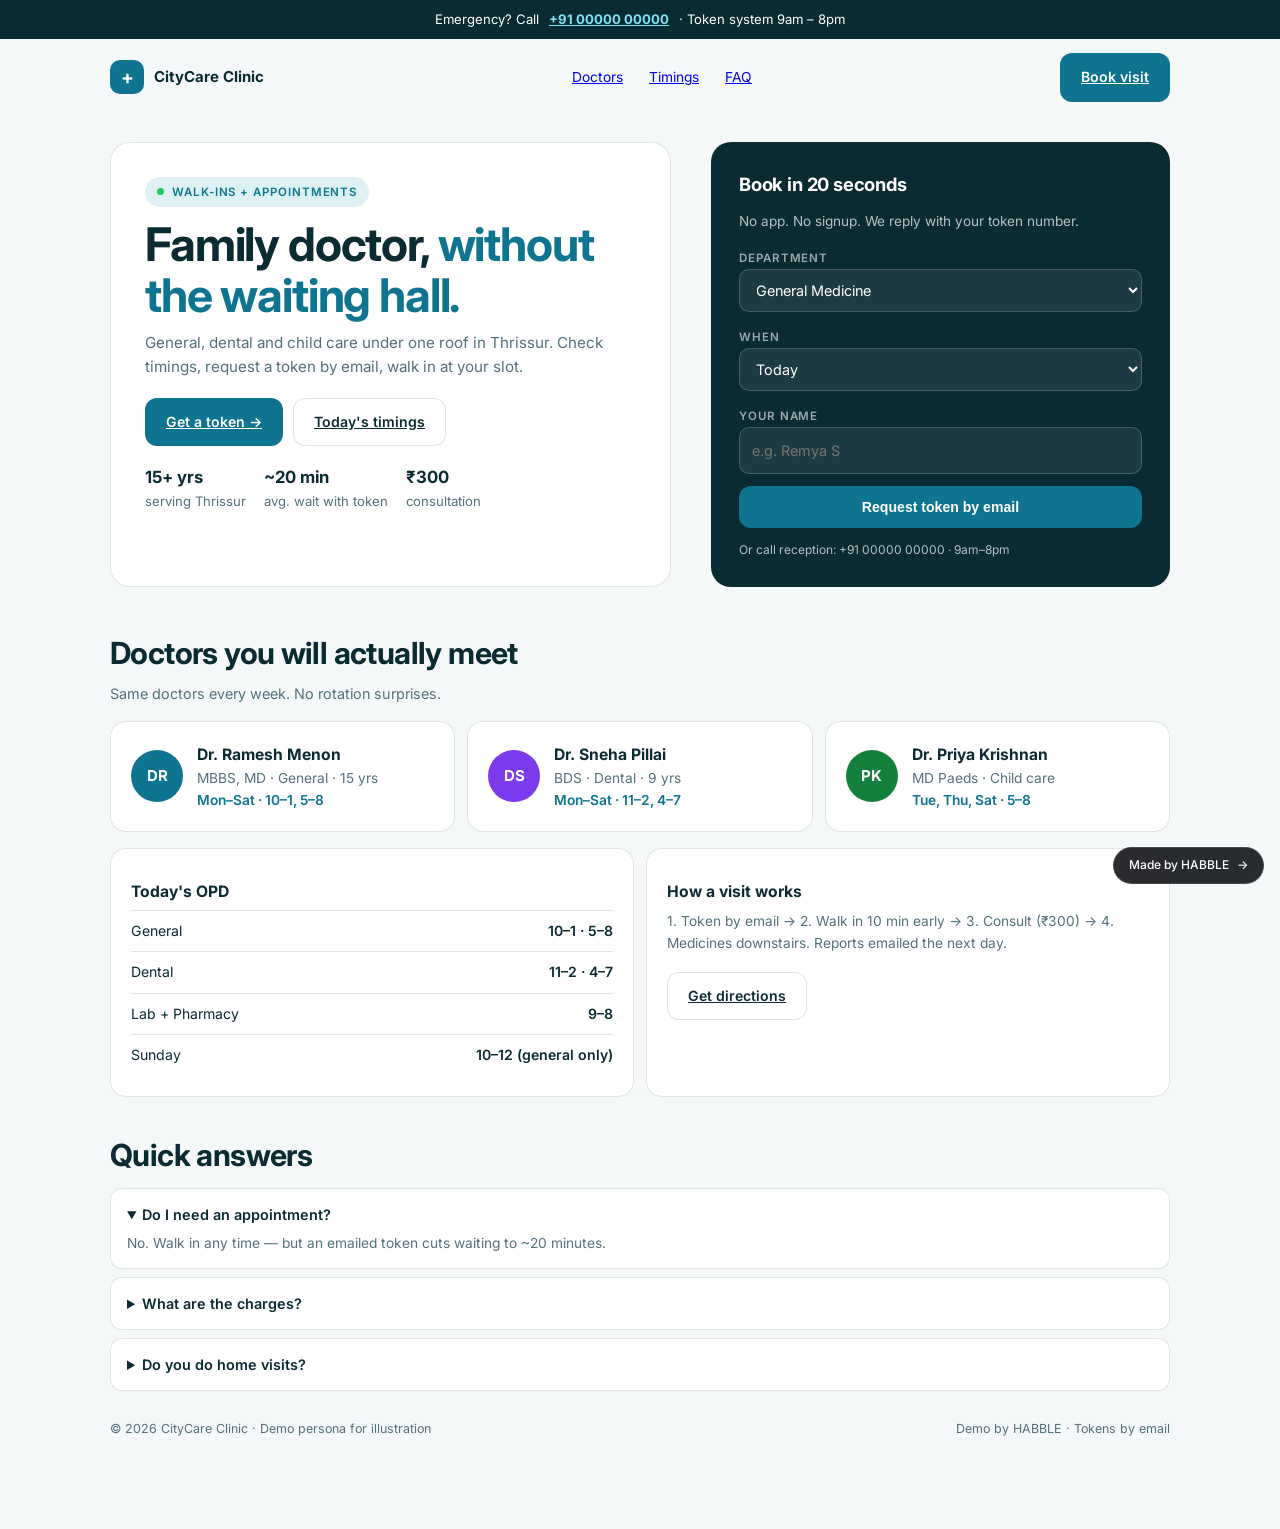
<file: demos/clinic/index.html>
﻿<!DOCTYPE html>
<html lang="en">
<head>
<meta charset="UTF-8">
<meta name="viewport" content="width=device-width, initial-scale=1.0">
<title>CityCare Clinic — General & Dental, Thrissur | Demo</title>
<meta name="description" content="Family clinic in Thrissur. Doctor timings, treatments and email appointments. HABBLE demo.">
<link rel="canonical" href="https://habble.site/demos/clinic/">
<meta name="theme-color" content="#EFF6F6">
<meta property="og:type" content="website">
<meta property="og:title" content="CityCare Clinic — General & Dental, Thrissur">
<meta property="og:description" content="Doctor timings and email appointments. HABBLE demo for clinics.">
<meta property="og:url" content="https://habble.site/demos/clinic/">
<meta property="og:image" content="https://habble.site/assets/img/demo-clinic.svg">
<link rel="preconnect" href="https://fonts.googleapis.com">
<link rel="preconnect" href="https://fonts.gstatic.com" crossorigin>
<link href="https://fonts.googleapis.com/css2?family=Inter:wght@400;500;600;700&display=swap" rel="stylesheet">
<link rel="icon" href="data:image/svg+xml,%3Csvg xmlns='http://www.w3.org/2000/svg' viewBox='0 0 32 32'%3E%3Crect width='32' height='32' rx='9' fill='%230E7490'/%3E%3Ctext x='16' y='22' text-anchor='middle' font-size='16' fill='white'%3E+%3C/text%3E%3C/svg%3E">
<style>
:root{--bg:#F4F8F8;--card:#fff;--ink:#0B2B33;--muted:#53707A;--line:rgba(11,43,51,.12);--teal:#0E7490;--teal-dark:#0B5A70;--teal-soft:#DDF0F4;--green:#15803D;--sans:'Inter',system-ui,sans-serif;--ease:cubic-bezier(.22,1,.36,1);--r:16px;--gut:clamp(20px,4vw,40px);--max:1060px}
*{box-sizing:border-box;margin:0;padding:0}html{scroll-behavior:smooth}
body{background:var(--bg);color:var(--ink);font-family:var(--sans);font-size:15px;line-height:1.6;-webkit-font-smoothing:antialiased}
.wrap{width:min(var(--max),100% - var(--gut)*2);margin-inline:auto}
.alert{display:flex;gap:10px;align-items:center;justify-content:center;background:var(--ink);color:#fff;font-size:.82rem;padding:9px 16px;text-align:center}
.alert b{color:#7DE3F4}
.nav{display:flex;align-items:center;justify-content:space-between;padding:14px 0;gap:12px}
.brand{display:flex;align-items:center;gap:10px;font-weight:700}.cross{width:34px;height:34px;border-radius:10px;background:var(--teal);color:#fff;display:grid;place-items:center;font-size:1.2rem;font-weight:700}
.links{display:flex;gap:2px;font-size:.86rem;color:var(--muted)}.links a{padding:8px 12px;border-radius:8px}.links a:hover{background:#fff;color:var(--ink)}
.btn{display:inline-flex;align-items:center;justify-content:center;gap:8px;padding:12px 20px;border-radius:12px;font-weight:600;font-size:.88rem;border:1px solid transparent;transition:.25s var(--ease)}
.btn-teal{background:var(--teal);color:#fff}.btn-teal:hover{background:var(--teal-dark);transform:translateY(-1px)}
.btn-white{background:#fff;border-color:var(--line);color:var(--ink)}.btn-white:hover{border-color:var(--teal);color:var(--teal)}
.hero{display:grid;grid-template-columns:1.1fr .9fr;gap:clamp(20px,4vw,40px);align-items:stretch;padding:26px 0 8px}
.hero-copy{background:var(--card);border:1px solid var(--line);border-radius:20px;padding:clamp(22px,3.5vw,34px)}
.badge{display:inline-flex;align-items:center;gap:8px;font-size:.72rem;font-weight:600;letter-spacing:.08em;text-transform:uppercase;color:var(--teal);background:var(--teal-soft);border-radius:100px;padding:6px 12px}
.badge i{width:7px;height:7px;border-radius:50%;background:#22c55e}
h1{font-size:clamp(1.9rem,4.4vw,2.9rem);line-height:1.1;letter-spacing:-.025em;margin-top:12px}
h1 span{color:var(--teal)}
.hero-copy p{color:var(--muted);margin-top:10px;font-size:.95rem}
.cta{display:flex;flex-wrap:wrap;gap:10px;margin-top:18px}
.proof{display:flex;gap:18px;margin-top:18px;flex-wrap:wrap;font-size:.82rem;color:var(--muted)}.proof b{display:block;font-size:1.05rem;color:var(--ink)}
.appt{background:var(--ink);color:#fff;border-radius:20px;padding:clamp(20px,3vw,28px);display:flex;flex-direction:column;gap:12px}
.appt h2{font-size:1.15rem;letter-spacing:-.01em}.appt p{font-size:.85rem;opacity:.7}
.appt label{font-size:.72rem;letter-spacing:.08em;text-transform:uppercase;opacity:.6;font-weight:600}
.appt select,.appt input{background:rgba(255,255,255,.08);border:1px solid rgba(255,255,255,.18);border-radius:10px;color:#fff;padding:11px 12px;width:100%;font:inherit;font-size:.9rem}
.appt select option{color:#111}
.grid3{display:grid;grid-template-columns:repeat(3,1fr);gap:12px;margin-top:16px}
.card{background:var(--card);border:1px solid var(--line);border-radius:var(--r);padding:20px}
.card h3{font-size:.98rem;margin:10px 0 6px}.card p{font-size:.86rem;color:var(--muted)}
.ico{width:40px;height:40px;border-radius:12px;background:var(--teal-soft);display:grid;place-items:center;font-size:1.15rem}
.doc{display:flex;gap:14px;align-items:center}.ava{width:52px;height:52px;border-radius:50%;display:grid;place-items:center;font-weight:700;color:#fff;flex:none}
h2.sec{font-size:clamp(1.4rem,3vw,1.9rem);letter-spacing:-.02em;margin-top:34px}
.sub{color:var(--muted);font-size:.9rem;margin-top:4px}
.split{display:grid;grid-template-columns:1fr 1fr;gap:12px;margin-top:16px}
table{width:100%;border-collapse:collapse;font-size:.88rem}td{padding:9px 0;border-top:1px solid var(--line)}td:last-child{text-align:right;font-weight:600}
.faq details{background:var(--card);border:1px solid var(--line);border-radius:12px;padding:14px 16px;margin-top:8px;font-size:.9rem}
.faq summary{font-weight:600;cursor:pointer}.faq p{color:var(--muted);margin-top:6px;font-size:.86rem}
footer{padding:28px 0 90px;color:var(--muted);font-size:.78rem;display:flex;justify-content:space-between;gap:10px;flex-wrap:wrap}
@media(max-width:860px){.hero,.split{grid-template-columns:1fr}.grid3{grid-template-columns:1fr 1fr}.links{display:none}}
@media(max-width:560px){.grid3{grid-template-columns:1fr}}
</style>
</head>
<body>
<p class="alert">Emergency? Call <b><a href="tel:+910000000000" style="color:inherit">+91 00000 00000</a></b> · Token system 9am – 8pm</p>
<div class="wrap">
<nav class="nav"><span class="brand"><span class="cross">+</span> CityCare Clinic</span><div class="links"><a href="#doctors">Doctors</a><a href="#timings">Timings</a><a href="#faq">FAQ</a></div><a class="btn btn-teal" href="#book">Book visit</a></nav>
<header class="hero">
<div class="hero-copy"><span class="badge"><i></i>Walk-ins + appointments</span><h1>Family doctor, <span>without the waiting hall.</span></h1><p>General, dental and child care under one roof in Thrissur. Check timings, request a token by email, walk in at your slot.</p><div class="cta"><a class="btn btn-teal" href="#book">Get a token →</a><a class="btn btn-white" href="#timings">Today's timings</a></div><div class="proof"><span><b>15+ yrs</b>serving Thrissur</span><span><b>~20 min</b>avg. wait with token</span><span><b>₹300</b>consultation</span></div></div>
<form class="appt" id="book" onsubmit="return bookToken(event)"><h2>Book in 20 seconds</h2><p>No app. No signup. We reply with your token number.</p><div><label for="dept">Department</label><select id="dept"><option>General Medicine</option><option>Dental</option><option>Paediatrics</option><option>Skin</option></select></div><div><label for="day">When</label><select id="day"><option>Today</option><option>Tomorrow</option><option>Day after</option></select></div><div><label for="name">Your name</label><input id="name" required placeholder="e.g. Remya S"></div><button class="btn btn-teal" type="submit">Request token by email</button><p style="font-size:.75rem">Or call reception: +91 00000 00000 · 9am–8pm</p></form>
</header>
<h2 class="sec" id="doctors">Doctors you will actually meet</h2><p class="sub">Same doctors every week. No rotation surprises.</p>
<div class="grid3">
<div class="card doc"><span class="ava" style="background:#0E7490">DR</span><div><h3 style="margin:0">Dr. Ramesh Menon</h3><p>MBBS, MD · General · 15 yrs</p><p style="color:var(--teal);font-weight:600">Mon–Sat · 10–1, 5–8</p></div></div>
<div class="card doc"><span class="ava" style="background:#7C3AED">DS</span><div><h3 style="margin:0">Dr. Sneha Pillai</h3><p>BDS · Dental · 9 yrs</p><p style="color:var(--teal);font-weight:600">Mon–Sat · 11–2, 4–7</p></div></div>
<div class="card doc"><span class="ava" style="background:#15803D">PK</span><div><h3 style="margin:0">Dr. Priya Krishnan</h3><p>MD Paeds · Child care</p><p style="color:var(--teal);font-weight:600">Tue, Thu, Sat · 5–8</p></div></div>
</div>
<div class="split" id="timings">
<div class="card"><h3>Today's OPD</h3><table><tr><td>General</td><td>10–1 · 5–8</td></tr><tr><td>Dental</td><td>11–2 · 4–7</td></tr><tr><td>Lab + Pharmacy</td><td>9–8</td></tr><tr><td>Sunday</td><td>10–12 (general only)</td></tr></table></div>
<div class="card"><h3>How a visit works</h3><p>1. Token by email → 2. Walk in 10 min early → 3. Consult (₹300) → 4. Medicines downstairs. Reports emailed the next day.</p><div class="cta"><a class="btn btn-white" href="https://maps.google.com/?q=Thrissur" target="_blank" rel="noopener">Get directions</a></div></div>
</div>
<h2 class="sec" id="faq">Quick answers</h2>
<div class="faq"><details open><summary>Do I need an appointment?</summary><p>No. Walk in any time — but an emailed token cuts waiting to ~20 minutes.</p></details><details><summary>What are the charges?</summary><p>₹300 general, ₹400 specialist. Procedures quoted in writing before treatment.</p></details><details><summary>Do you do home visits?</summary><p>Yes, within 5 km for elderly patients. Call before 12 noon.</p></details></div>
<footer><span>© 2026 CityCare Clinic · Demo persona for illustration</span><span>Demo by HABBLE · Tokens by email</span></footer>
</div>
<script>
function bookToken(e){e.preventDefault();var d=document.getElementById('dept').value,day=document.getElementById('day').value,n=document.getElementById('name').value.trim()||'Patient';var m='Hi CityCare! I need a token. '+d+' | '+day+' | Name: '+n;window.location.href='mailto:care@citycare.example?subject='+encodeURIComponent('Token request')+'&body='+encodeURIComponent(m);return false;}
</script>
<!-- Made by HABBLE — backlink badge (keep on every demo) -->
<a class="habble-badge" href="../../demos.html" aria-label="Back to HABBLE demos">Made by HABBLE <span aria-hidden="true">→</span></a>
<style>.habble-badge{position:fixed;right:16px;bottom:16px;z-index:9000;display:inline-flex;align-items:center;gap:8px;padding:9px 15px;border-radius:100px;background:rgba(12,14,19,.88);color:#fff;font:500 12px/1.4 Inter,system-ui,sans-serif;text-decoration:none;border:1px solid rgba(255,255,255,.14)}</style>
</body>
</html>
</file>
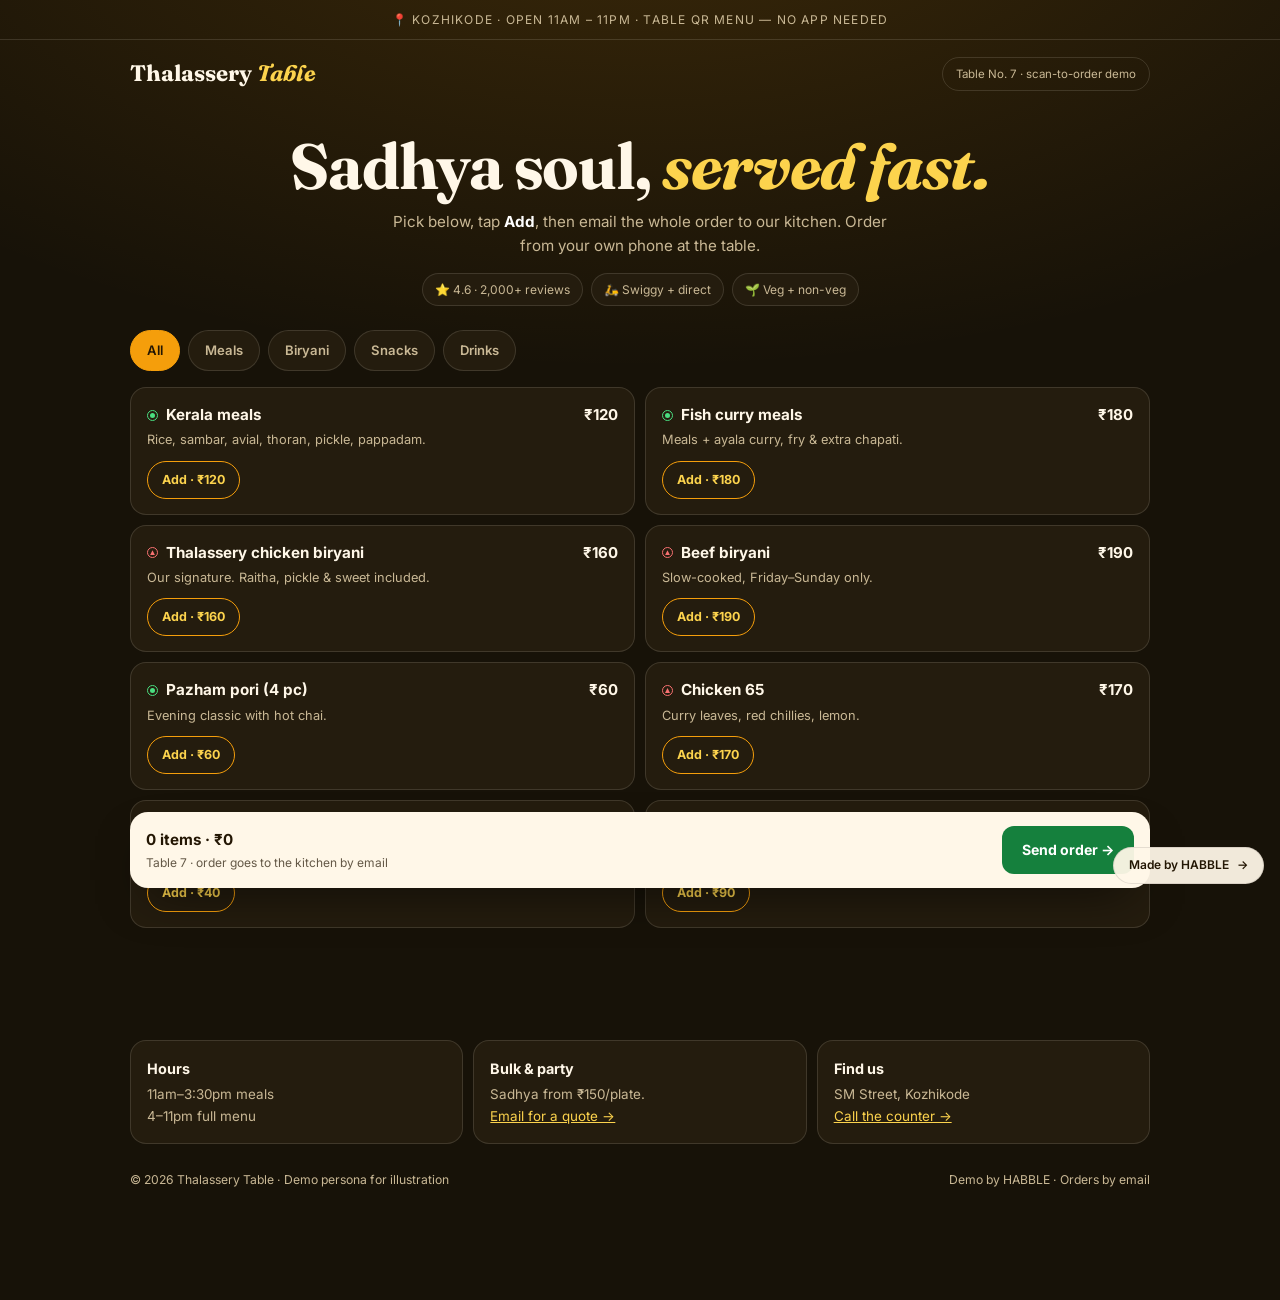
<file: demos/restaurant/index.html>
﻿<!DOCTYPE html>
<html lang="en">
<head>
<meta charset="UTF-8">
<meta name="viewport" content="width=device-width, initial-scale=1.0">
<title>Thalassery Table — Kerala Kitchen, Kozhikode | Demo</title>
<meta name="description" content="Kerala restaurant in Kozhikode. Table-QR menu with order-by-email. HABBLE demo.">
<link rel="canonical" href="https://habble.site/demos/restaurant/">
<meta name="theme-color" content="#171208">
<meta property="og:type" content="website">
<meta property="og:title" content="Thalassery Table — Kerala Kitchen, Kozhikode">
<meta property="og:description" content="Scan, pick, order by email. HABBLE demo for restaurants.">
<meta property="og:url" content="https://habble.site/demos/restaurant/">
<meta property="og:image" content="https://habble.site/assets/img/demo-restaurant.svg">
<link rel="preconnect" href="https://fonts.googleapis.com">
<link rel="preconnect" href="https://fonts.gstatic.com" crossorigin>
<link href="https://fonts.googleapis.com/css2?family=Fraunces:opsz,wght@9..144,500;9..144,700&family=Inter:wght@400;500;600;700&display=swap" rel="stylesheet">
<link rel="icon" href="data:image/svg+xml,%3Csvg xmlns='http://www.w3.org/2000/svg' viewBox='0 0 32 32'%3E%3Crect width='32' height='32' rx='9' fill='%23D97706'/%3E%3Ctext x='16' y='22' text-anchor='middle' font-size='16'%3E🍽%3C/text%3E%3C/svg%3E">
<style>
:root{--bg:#171208;--bg2:#211A0D;--card:#241C0E;--card2:#2C2311;--ink:#FFF7E8;--muted:#C9B895;--line:rgba(255,247,232,.13);--amber:#F59E0B;--amber2:#FCD34D;--green:#4ADE80;--red:#F87171;--serif:'Fraunces',Georgia,serif;--sans:'Inter',system-ui,sans-serif;--ease:cubic-bezier(.22,1,.36,1);--r:16px;--gut:clamp(18px,4vw,36px);--max:1020px}
*{box-sizing:border-box;margin:0;padding:0}html{scroll-behavior:smooth}
body{background:radial-gradient(1000px 500px at 50% -10%,rgba(245,158,11,.16),transparent),var(--bg);color:var(--ink);font-family:var(--sans);font-size:15px;line-height:1.6;-webkit-font-smoothing:antialiased}
.wrap{width:min(var(--max),100% - var(--gut)*2);margin-inline:auto}
.top{text-align:center;font-size:.75rem;letter-spacing:.1em;text-transform:uppercase;color:var(--muted);padding:10px;border-bottom:1px solid var(--line)}
.nav{display:flex;align-items:center;justify-content:space-between;padding:16px 0;gap:12px}
.brand{font-family:var(--serif);font-size:1.4rem;font-weight:700}.brand em{color:var(--amber2);font-style:italic}
.pill{font-size:.72rem;border:1px solid var(--line);border-radius:100px;padding:7px 13px;color:var(--muted)}
.hero{text-align:center;padding:26px 0 6px}
.hero h1{font-family:var(--serif);font-size:clamp(2.4rem,6.5vw,4rem);line-height:1;letter-spacing:-.02em}
.hero h1 em{font-style:italic;color:var(--amber2)}
.hero p{color:var(--muted);margin:12px auto 0;max-width:52ch;font-size:.95rem}
.meta{display:flex;gap:8px;justify-content:center;flex-wrap:wrap;margin-top:14px}
.meta span{font-size:.75rem;border:1px solid var(--line);background:var(--card);padding:6px 12px;border-radius:100px;color:var(--muted)}
.cats{display:flex;gap:8px;justify-content:flex-start;overflow-x:auto;padding:18px 0 4px;scrollbar-width:none}
.cats button{flex:none;font:inherit;font-size:.82rem;font-weight:600;padding:9px 16px;border-radius:100px;border:1px solid var(--line);background:var(--card);color:var(--muted);cursor:pointer}
.cats button.on{background:var(--amber);border-color:var(--amber);color:#231603}
.menu{display:grid;grid-template-columns:1fr 1fr;gap:10px;margin-top:12px}
.dish{display:flex;justify-content:space-between;gap:12px;background:var(--card);border:1px solid var(--line);border-radius:var(--r);padding:15px 16px}
.dish h3{font-size:.95rem;display:flex;align-items:center;gap:8px}
.dot{width:11px;height:11px;border-radius:50%;flex:none;border:1.5px solid}.veg{border-color:var(--green);position:relative}.veg::after{content:'';position:absolute;inset:2px;border-radius:50%;background:var(--green)}.nonveg{border-color:var(--red);position:relative}.nonveg::after{content:'';position:absolute;inset:2px;background:var(--red);clip-path:polygon(50% 0,100% 100%,0 100%)}
.dish p{font-size:.8rem;color:var(--muted);margin-top:3px}
.price{font-weight:700;white-space:nowrap}
.add{margin-top:10px;font:inherit;font-size:.78rem;font-weight:700;padding:8px 14px;border-radius:100px;background:transparent;border:1px solid var(--amber);color:var(--amber2);cursor:pointer;transition:.25s}
.add:hover{background:var(--amber);color:#231603}
.add.in{background:var(--amber);color:#231603}
.bar{position:sticky;bottom:12px;margin-top:18px;background:#FFF7E8;color:#231603;border-radius:18px;padding:14px 16px;display:flex;align-items:center;justify-content:space-between;gap:12px;box-shadow:0 20px 50px -20px rgba(0,0,0,.7)}
.bar b{font-size:.95rem}.bar small{display:block;font-size:.75rem;opacity:.7}
.order{font:inherit;font-weight:700;font-size:.88rem;background:#15803D;color:#fff;border:0;border-radius:12px;padding:13px 20px;cursor:pointer}
.info{display:grid;grid-template-columns:1fr 1fr 1fr;gap:10px;margin-top:18px}
.info div{background:var(--card);border:1px solid var(--line);border-radius:var(--r);padding:16px;font-size:.84rem;color:var(--muted)}
.info b{display:block;color:var(--ink);margin-bottom:4px;font-size:.9rem}
footer{padding:26px 0 110px;color:var(--muted);font-size:.76rem;display:flex;justify-content:space-between;gap:10px;flex-wrap:wrap}
@media(max-width:760px){.menu{grid-template-columns:1fr}.info{grid-template-columns:1fr}.pill{display:none}}
</style>
</head>
<body>
<p class="top">📍 Kozhikode · Open 11am – 11pm · Table QR menu — no app needed</p>
<div class="wrap">
<nav class="nav"><span class="brand">Thalassery <em>Table</em></span><span class="pill">Table No. 7 · scan-to-order demo</span></nav>
<header class="hero"><h1>Sadhya soul, <em>served fast.</em></h1><p>Pick below, tap <b style="color:#fff">Add</b>, then email the whole order to our kitchen. Order from your own phone at the table.</p><div class="meta"><span>⭐ 4.6 · 2,000+ reviews</span><span>🛵 Swiggy + direct</span><span>🌱 Veg + non-veg</span></div></header>
<nav class="cats" aria-label="Menu categories"><button class="on" data-f="all">All</button><button data-f="meals">Meals</button><button data-f="biryani">Biryani</button><button data-f="snacks">Snacks</button><button data-f="drinks">Drinks</button></nav>
<div class="menu" id="menu">
<div class="dish" data-c="meals"><div><h3><span class="dot veg"></span>Kerala meals</h3><p>Rice, sambar, avial, thoran, pickle, pappadam.</p><button class="add" data-n="Kerala meals" data-p="120">Add · ₹120</button></div><span class="price">₹120</span></div>
<div class="dish" data-c="meals"><div><h3><span class="dot veg"></span>Fish curry meals</h3><p>Meals + ayala curry, fry &amp; extra chapati.</p><button class="add" data-n="Fish curry meals" data-p="180">Add · ₹180</button></div><span class="price">₹180</span></div>
<div class="dish" data-c="biryani"><div><h3><span class="dot nonveg"></span>Thalassery chicken biryani</h3><p>Our signature. Raitha, pickle &amp; sweet included.</p><button class="add" data-n="Chicken biryani" data-p="160">Add · ₹160</button></div><span class="price">₹160</span></div>
<div class="dish" data-c="biryani"><div><h3><span class="dot nonveg"></span>Beef biryani</h3><p>Slow-cooked, Friday–Sunday only.</p><button class="add" data-n="Beef biryani" data-p="190">Add · ₹190</button></div><span class="price">₹190</span></div>
<div class="dish" data-c="snacks"><div><h3><span class="dot veg"></span>Pazham pori (4 pc)</h3><p>Evening classic with hot chai.</p><button class="add" data-n="Pazham pori" data-p="60">Add · ₹60</button></div><span class="price">₹60</span></div>
<div class="dish" data-c="snacks"><div><h3><span class="dot nonveg"></span>Chicken 65</h3><p>Curry leaves, red chillies, lemon.</p><button class="add" data-n="Chicken 65" data-p="170">Add · ₹170</button></div><span class="price">₹170</span></div>
<div class="dish" data-c="drinks"><div><h3><span class="dot veg"></span>Sulaimani (2)</h3><p>Black tea, lemon, mint after biryani.</p><button class="add" data-n="Sulaimani" data-p="40">Add · ₹40</button></div><span class="price">₹40</span></div>
<div class="dish" data-c="drinks"><div><h3><span class="dot veg"></span>Tender coconut payasam</h3><p>Our dessert. Ask for it chilled.</p><button class="add" data-n="Payasam" data-p="90">Add · ₹90</button></div><span class="price">₹90</span></div>
</div>
<div class="bar"><div><b id="count">0 items · ₹0</b><small>Table 7 · order goes to the kitchen by email</small></div><button class="order" onclick="sendOrder()">Send order →</button></div>
<div class="info"><div><b>Hours</b>11am–3:30pm meals<br>4–11pm full menu</div><div><b>Bulk &amp; party</b>Sadhya from ₹150/plate.<br><a href="mailto:table@thalasserytable.example?subject=Quote%20request" style="color:var(--amber2)">Email for a quote →</a></div><div><b>Find us</b>SM Street, Kozhikode<br><a href="tel:+910000000000" style="color:var(--amber2)">Call the counter →</a></div></div>
<footer><span>© 2026 Thalassery Table · Demo persona for illustration</span><span>Demo by HABBLE · Orders by email</span></footer>
</div>
<script>
var cart={};
document.querySelectorAll('.add').forEach(function(b){b.addEventListener('click',function(){var n=b.dataset.n,p=+b.dataset.p;cart[n]=cart[n]||{q:0,p:p};cart[n].q++;b.classList.add('in');b.textContent='Added × '+cart[n].q;render();})});
document.querySelectorAll('.cats button').forEach(function(b){b.addEventListener('click',function(){document.querySelectorAll('.cats button').forEach(function(x){x.classList.remove('on')});b.classList.add('on');var f=b.dataset.f;document.querySelectorAll('.dish').forEach(function(d){d.style.display=(f==='all'||d.dataset.c===f)?'flex':'none'})})});
function render(){var n=0,t=0;for(var k in cart){n+=cart[k].q;t+=cart[k].q*cart[k].p}document.getElementById('count').textContent=n+' item'+(n===1?'':'s')+' · ₹'+t;}
function sendOrder(){var keys=Object.keys(cart);if(!keys.length){alert('Add something first — try the biryani.');return}var lines=keys.map(function(k){return '• '+k+' × '+cart[k].q+' (₹'+(cart[k].q*cart[k].p)+')'});var total=keys.reduce(function(s,k){return s+cart[k].q*cart[k].p},0);var body=encodeURIComponent('Hi! Table 7 order:\n'+lines.join('\n')+'\nTotal: ₹'+total);window.location.href='mailto:table@thalasserytable.example?subject='+encodeURIComponent('Table 7 order')+'&body='+body;}
</script>
<!-- Made by HABBLE — backlink badge (keep on every demo) -->
<a class="habble-badge" href="../../demos.html" aria-label="Back to HABBLE demos">Made by HABBLE <span aria-hidden="true">→</span></a>
<style>.habble-badge{position:fixed;right:16px;bottom:16px;z-index:9000;display:inline-flex;align-items:center;gap:8px;padding:9px 15px;border-radius:100px;background:rgba(255,247,232,.94);color:#231603;font:600 12px/1.4 Inter,system-ui,sans-serif;text-decoration:none;border:1px solid rgba(0,0,0,.1)}</style>
</body>
</html>
</file>
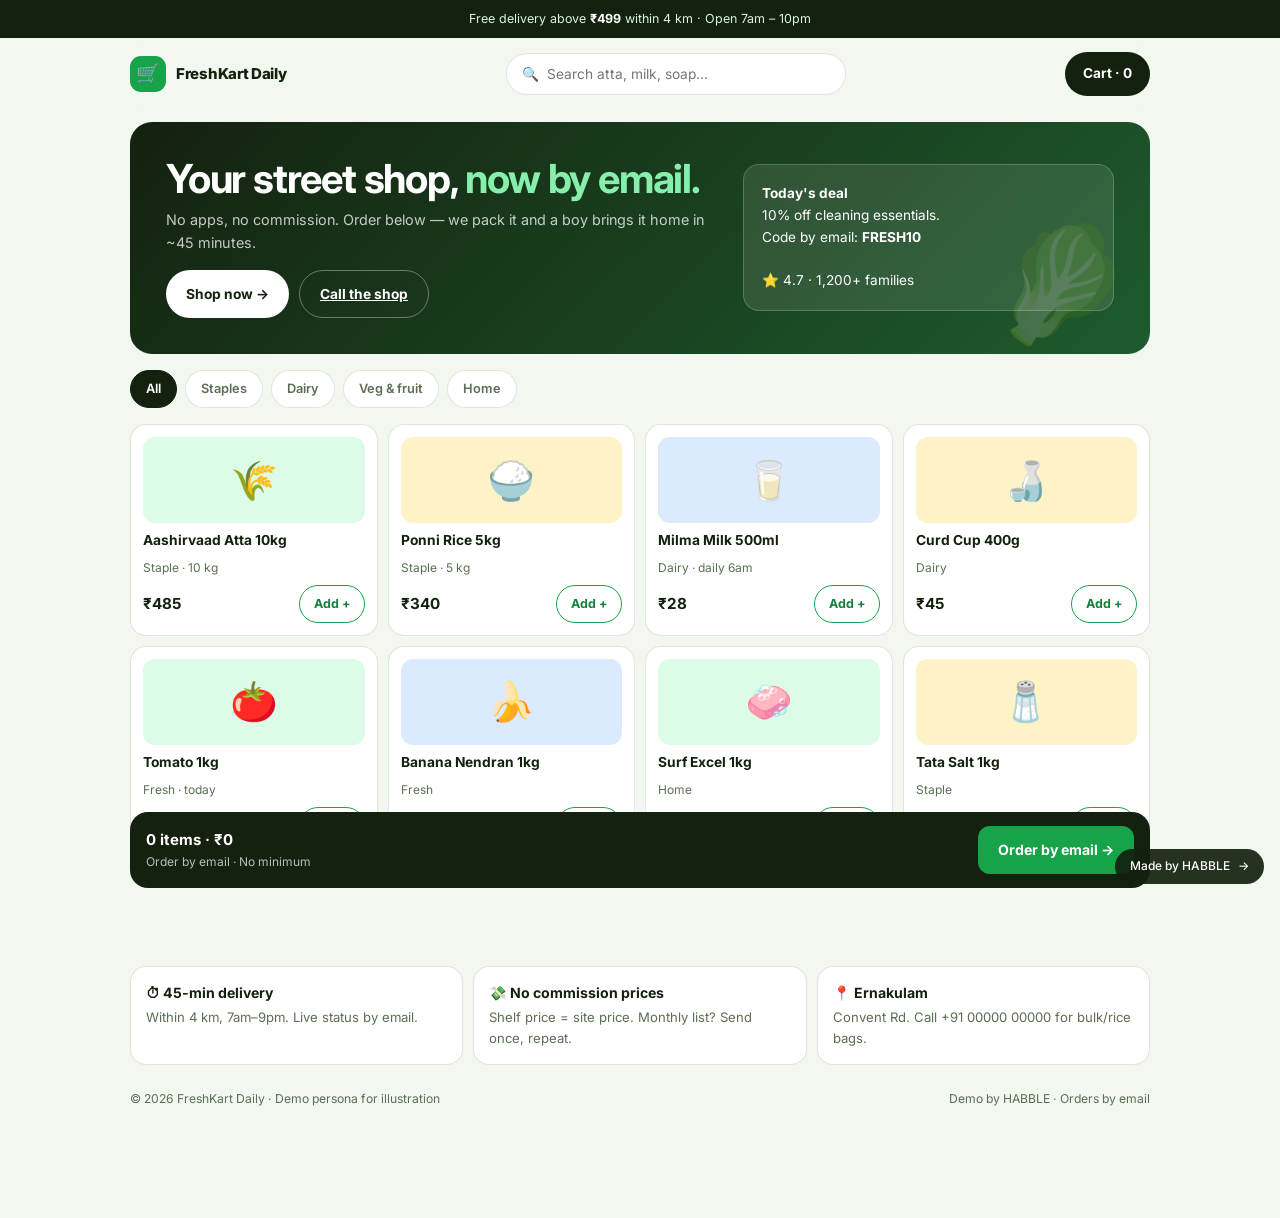
<file: demos/shop/index.html>
﻿<!DOCTYPE html>
<html lang="en">
<head>
<meta charset="UTF-8">
<meta name="viewport" content="width=device-width, initial-scale=1.0">
<title>FreshKart Daily — Grocery Store, Ernakulam | Demo</title>
<meta name="description" content="Neighbourhood grocery store in Ernakulam. Products, prices and email ordering. HABBLE demo.">
<link rel="canonical" href="https://habble.site/demos/shop/">
<meta name="theme-color" content="#F2F7EF">
<meta property="og:type" content="website">
<meta property="og:title" content="FreshKart Daily — Grocery Store, Ernakulam">
<meta property="og:description" content="Products and email ordering, no commission. HABBLE demo for local shops.">
<meta property="og:url" content="https://habble.site/demos/shop/">
<meta property="og:image" content="https://habble.site/assets/img/demo-shop.svg">
<link rel="preconnect" href="https://fonts.googleapis.com">
<link rel="preconnect" href="https://fonts.gstatic.com" crossorigin>
<link href="https://fonts.googleapis.com/css2?family=Inter:wght@400;500;600;700;800&display=swap" rel="stylesheet">
<link rel="icon" href="data:image/svg+xml,%3Csvg xmlns='http://www.w3.org/2000/svg' viewBox='0 0 32 32'%3E%3Crect width='32' height='32' rx='9' fill='%2316A34A'/%3E%3Ctext x='16' y='22' text-anchor='middle' font-size='16'%3E🛒%3C/text%3E%3C/svg%3E">
<style>
:root{--bg:#F2F7EF;--card:#fff;--ink:#14210F;--muted:#5C6E55;--line:rgba(20,33,15,.12);--green:#16A34A;--green-dark:#15803D;--green-soft:#DCFCE7;--amber:#F59E0B;--sans:'Inter',system-ui,sans-serif;--ease:cubic-bezier(.22,1,.36,1);--r:16px;--gut:clamp(18px,4vw,36px);--max:1020px}
*{box-sizing:border-box;margin:0;padding:0}html{scroll-behavior:smooth}
body{background:var(--bg);color:var(--ink);font-family:var(--sans);font-size:15px;line-height:1.6;-webkit-font-smoothing:antialiased}
.wrap{width:min(var(--max),100% - var(--gut)*2);margin-inline:auto}
.strip{background:var(--ink);color:#D9F5E2;font-size:.78rem;text-align:center;padding:9px 14px}
.strip b{color:#fff}
.nav{display:flex;align-items:center;justify-content:space-between;gap:12px;padding:14px 0;position:sticky;top:0;background:rgba(242,247,239,.9);backdrop-filter:blur(12px);z-index:20}
.brand{display:flex;align-items:center;gap:10px;font-weight:800;letter-spacing:-.02em}.logo{width:36px;height:36px;border-radius:11px;background:var(--green);display:grid;place-items:center;font-size:1.2rem}
.search{flex:1;max-width:340px;display:flex;align-items:center;gap:8px;background:#fff;border:1px solid var(--line);border-radius:100px;padding:9px 15px;font-size:.86rem;color:var(--muted)}
.search input{border:0;outline:0;background:none;font:inherit;flex:1;color:var(--ink)}
.cartbtn{font:inherit;font-weight:700;font-size:.85rem;background:var(--ink);color:#fff;border:0;border-radius:100px;padding:11px 18px;cursor:pointer}
.hero{background:linear-gradient(135deg,#14210F,#1E5B2E);color:#fff;border-radius:22px;padding:clamp(22px,4vw,36px);display:grid;grid-template-columns:1.2fr .8fr;gap:20px;align-items:center;margin-top:12px;overflow:hidden;position:relative}
.hero::after{content:'🥬';position:absolute;right:18px;bottom:-18px;font-size:7rem;opacity:.2}
.hero h1{font-size:clamp(1.7rem,4vw,2.5rem);line-height:1.05;letter-spacing:-.03em}
.hero h1 span{color:#86EFAC}
.hero p{opacity:.75;font-size:.9rem;margin-top:8px}
.hero .cta{display:flex;gap:10px;margin-top:16px;flex-wrap:wrap}
.btn{font:inherit;font-weight:700;font-size:.86rem;border-radius:100px;padding:12px 20px;border:0;cursor:pointer;display:inline-flex;align-items:center;gap:8px}
.btn-light{background:#fff;color:#14210F}.btn-ghost{background:transparent;color:#fff;border:1px solid rgba(255,255,255,.35)}
.chips{display:flex;gap:8px;overflow-x:auto;padding:16px 0 4px;scrollbar-width:none}
.chips button{flex:none;font:inherit;font-size:.8rem;font-weight:600;padding:8px 15px;border-radius:100px;border:1px solid var(--line);background:#fff;color:var(--muted);cursor:pointer}
.chips button.on{background:var(--ink);color:#fff;border-color:var(--ink)}
.grid{display:grid;grid-template-columns:repeat(4,1fr);gap:10px;margin-top:12px}
.prod{background:var(--card);border:1px solid var(--line);border-radius:var(--r);padding:12px;display:flex;flex-direction:column;gap:8px}
.emoji{height:86px;border-radius:12px;display:grid;place-items:center;font-size:2.4rem;background:var(--green-soft)}
.prod:nth-child(2n) .emoji{background:#FEF3C7}.prod:nth-child(3n) .emoji{background:#DBEAFE}
.prod h3{font-size:.86rem;line-height:1.35}.prod small{font-size:.75rem;color:var(--muted)}
.pr{display:flex;align-items:center;justify-content:space-between;margin-top:auto}.pr b{font-size:.95rem}
.stepper{display:inline-flex;align-items:center;gap:10px;border:1px solid var(--line);border-radius:100px;padding:4px 6px}
.stepper button{width:28px;height:28px;border-radius:50%;border:0;background:var(--ink);color:#fff;font-weight:700;cursor:pointer;font-size:.95rem}
.stepper button:last-child{background:var(--green)}
.stepper span{font-weight:700;min-width:18px;text-align:center}
.addone{font:inherit;font-size:.78rem;font-weight:700;border:1px solid var(--green);color:var(--green-dark);background:#fff;border-radius:100px;padding:8px 14px;cursor:pointer}
.bar{position:sticky;bottom:12px;margin-top:16px;background:var(--ink);color:#fff;border-radius:18px;padding:14px 16px;display:flex;align-items:center;justify-content:space-between;gap:12px}
.order{font:inherit;font-weight:700;background:var(--green);color:#fff;border:0;border-radius:12px;padding:13px 20px;cursor:pointer;font-size:.88rem}
.trust{display:grid;grid-template-columns:repeat(3,1fr);gap:10px;margin-top:16px}
.trust div{background:#fff;border:1px solid var(--line);border-radius:var(--r);padding:15px;font-size:.82rem;color:var(--muted)}
.trust b{display:block;color:var(--ink);font-size:.88rem;margin-bottom:2px}
footer{padding:24px 0 110px;color:var(--muted);font-size:.76rem;display:flex;justify-content:space-between;gap:10px;flex-wrap:wrap}
@media(max-width:860px){.grid{grid-template-columns:repeat(3,1fr)}.hero{grid-template-columns:1fr}.search{display:none}}
@media(max-width:560px){.grid{grid-template-columns:repeat(2,1fr)}.trust{grid-template-columns:1fr}}
</style>
</head>
<body>
<p class="strip">Free delivery above <b>₹499</b> within 4 km · Open 7am – 10pm</p>
<div class="wrap">
<nav class="nav"><span class="brand"><span class="logo">🛒</span> FreshKart Daily</span><label class="search">🔍 <input id="q" placeholder="Search atta, milk, soap…" oninput="filter()"></label><button class="cartbtn" onclick="send()">Cart · <span id="cc">0</span></button></nav>
<header class="hero"><div><h1>Your street shop, <span>now by email.</span></h1><p>No apps, no commission. Order below — we pack it and a boy brings it home in ~45 minutes.</p><div class="cta"><button class="btn btn-light" onclick="document.getElementById('grid').scrollIntoView({behavior:'smooth'})">Shop now →</button><a class="btn btn-ghost" href="tel:+910000000000">Call the shop</a></div></div><div style="background:rgba(255,255,255,.1);border:1px solid rgba(255,255,255,.2);border-radius:16px;padding:18px;font-size:.85rem"><b>Today's deal</b><br>10% off cleaning essentials.<br>Code by email: <b>FRESH10</b><br><br>⭐ 4.7 · 1,200+ families</div></header>
<nav class="chips"><button class="on" data-f="all">All</button><button data-f="staple">Staples</button><button data-f="dairy">Dairy</button><button data-f="fresh">Veg &amp; fruit</button><button data-f="home">Home</button></nav>
<div class="grid" id="grid">
<div class="prod" data-c="staple" data-n="Aashirvaad Atta 10kg"><span class="emoji">🌾</span><h3>Aashirvaad Atta 10kg</h3><small>Staple · 10 kg</small><div class="pr"><b>₹485</b><button class="addone" onclick="ch('Aashirvaad Atta 10kg',485,1,this)">Add +</button></div></div>
<div class="prod" data-c="staple" data-n="Ponni Rice 5kg"><span class="emoji">🍚</span><h3>Ponni Rice 5kg</h3><small>Staple · 5 kg</small><div class="pr"><b>₹340</b><button class="addone" onclick="ch('Ponni Rice 5kg',340,1,this)">Add +</button></div></div>
<div class="prod" data-c="dairy" data-n="Milma Milk 500ml"><span class="emoji">🥛</span><h3>Milma Milk 500ml</h3><small>Dairy · daily 6am</small><div class="pr"><b>₹28</b><button class="addone" onclick="ch('Milma Milk 500ml',28,1,this)">Add +</button></div></div>
<div class="prod" data-c="dairy" data-n="Curd Cup 400g"><span class="emoji">🍶</span><h3>Curd Cup 400g</h3><small>Dairy</small><div class="pr"><b>₹45</b><button class="addone" onclick="ch('Curd Cup 400g',45,1,this)">Add +</button></div></div>
<div class="prod" data-c="fresh" data-n="Tomato 1kg"><span class="emoji">🍅</span><h3>Tomato 1kg</h3><small>Fresh · today</small><div class="pr"><b>₹36</b><button class="addone" onclick="ch('Tomato 1kg',36,1,this)">Add +</button></div></div>
<div class="prod" data-c="fresh" data-n="Banana Nendran 1kg"><span class="emoji">🍌</span><h3>Banana Nendran 1kg</h3><small>Fresh</small><div class="pr"><b>₹68</b><button class="addone" onclick="ch('Banana Nendran 1kg',68,1,this)">Add +</button></div></div>
<div class="prod" data-c="home" data-n="Surf Excel 1kg"><span class="emoji">🧼</span><h3>Surf Excel 1kg</h3><small>Home</small><div class="pr"><b>₹118</b><button class="addone" onclick="ch('Surf Excel 1kg',118,1,this)">Add +</button></div></div>
<div class="prod" data-c="home" data-n="Tata Salt 1kg"><span class="emoji">🧂</span><h3>Tata Salt 1kg</h3><small>Staple</small><div class="pr"><b>₹28</b><button class="addone" onclick="ch('Tata Salt 1kg',28,1,this)">Add +</button></div></div>
</div>
<div class="bar"><div><b id="tot">0 items · ₹0</b><div style="font-size:.75rem;opacity:.7">Order by email · No minimum</div></div><button class="order" onclick="send()">Order by email →</button></div>
<div class="trust"><div><b>⏱ 45-min delivery</b>Within 4 km, 7am–9pm. Live status by email.</div><div><b>💸 No commission prices</b>Shelf price = site price. Monthly list? Send once, repeat.</div><div><b>📍 Ernakulam</b>Convent Rd. Call +91 00000 00000 for bulk/rice bags.</div></div>
<footer><span>© 2026 FreshKart Daily · Demo persona for illustration</span><span>Demo by HABBLE · Orders by email</span></footer>
</div>
<script>
var cart={};
function ch(n,p,d,btn){cart[n]=cart[n]||{q:0,p:p};cart[n].q+=d;if(cart[n].q<=0)delete cart[n];render();}
function render(){var n=0,t=0;for(var k in cart){n+=cart[k].q;t+=cart[k].q*cart[k].p}document.getElementById('cc').textContent=n;document.getElementById('tot').textContent=n+' item'+(n===1?'':'s')+' · ₹'+t;}
function send(){var k=Object.keys(cart);if(!k.length){alert('Cart is empty — add atta, milk or veggies first.');return}var lines=k.map(function(x){return '• '+x+' × '+cart[x].q+' (₹'+cart[x].q*cart[x].p+')'});var t=k.reduce(function(s,x){return s+cart[x].q*cart[x].p},0);var body=encodeURIComponent('Hi FreshKart! My order:\n'+lines.join('\n')+'\nTotal: ₹'+t+'\nName: \nAddress: ');window.location.href='mailto:order@freshkart.example?subject='+encodeURIComponent('Grocery order')+'&body='+body;}
function filter(){var q=document.getElementById('q').value.toLowerCase();document.querySelectorAll('.prod').forEach(function(p){p.style.display=p.dataset.n.toLowerCase().includes(q)?'flex':'none'})}
document.querySelectorAll('.chips button').forEach(function(b){b.addEventListener('click',function(){document.querySelectorAll('.chips button').forEach(function(x){x.classList.remove('on')});b.classList.add('on');var f=b.dataset.f;document.querySelectorAll('.prod').forEach(function(p){p.style.display=(f==='all'||p.dataset.c===f)?'flex':'none'})})});
</script>
<!-- Made by HABBLE — backlink badge (keep on every demo) -->
<a class="habble-badge" href="../../demos.html" aria-label="Back to HABBLE demos">Made by HABBLE <span aria-hidden="true">→</span></a>
<style>.habble-badge{position:fixed;right:16px;bottom:16px;z-index:9000;display:inline-flex;align-items:center;gap:8px;padding:9px 15px;border-radius:100px;background:rgba(20,33,15,.92);color:#fff;font:500 12px/1.4 Inter,system-ui,sans-serif;text-decoration:none}</style>
</body>
</html>
</file>
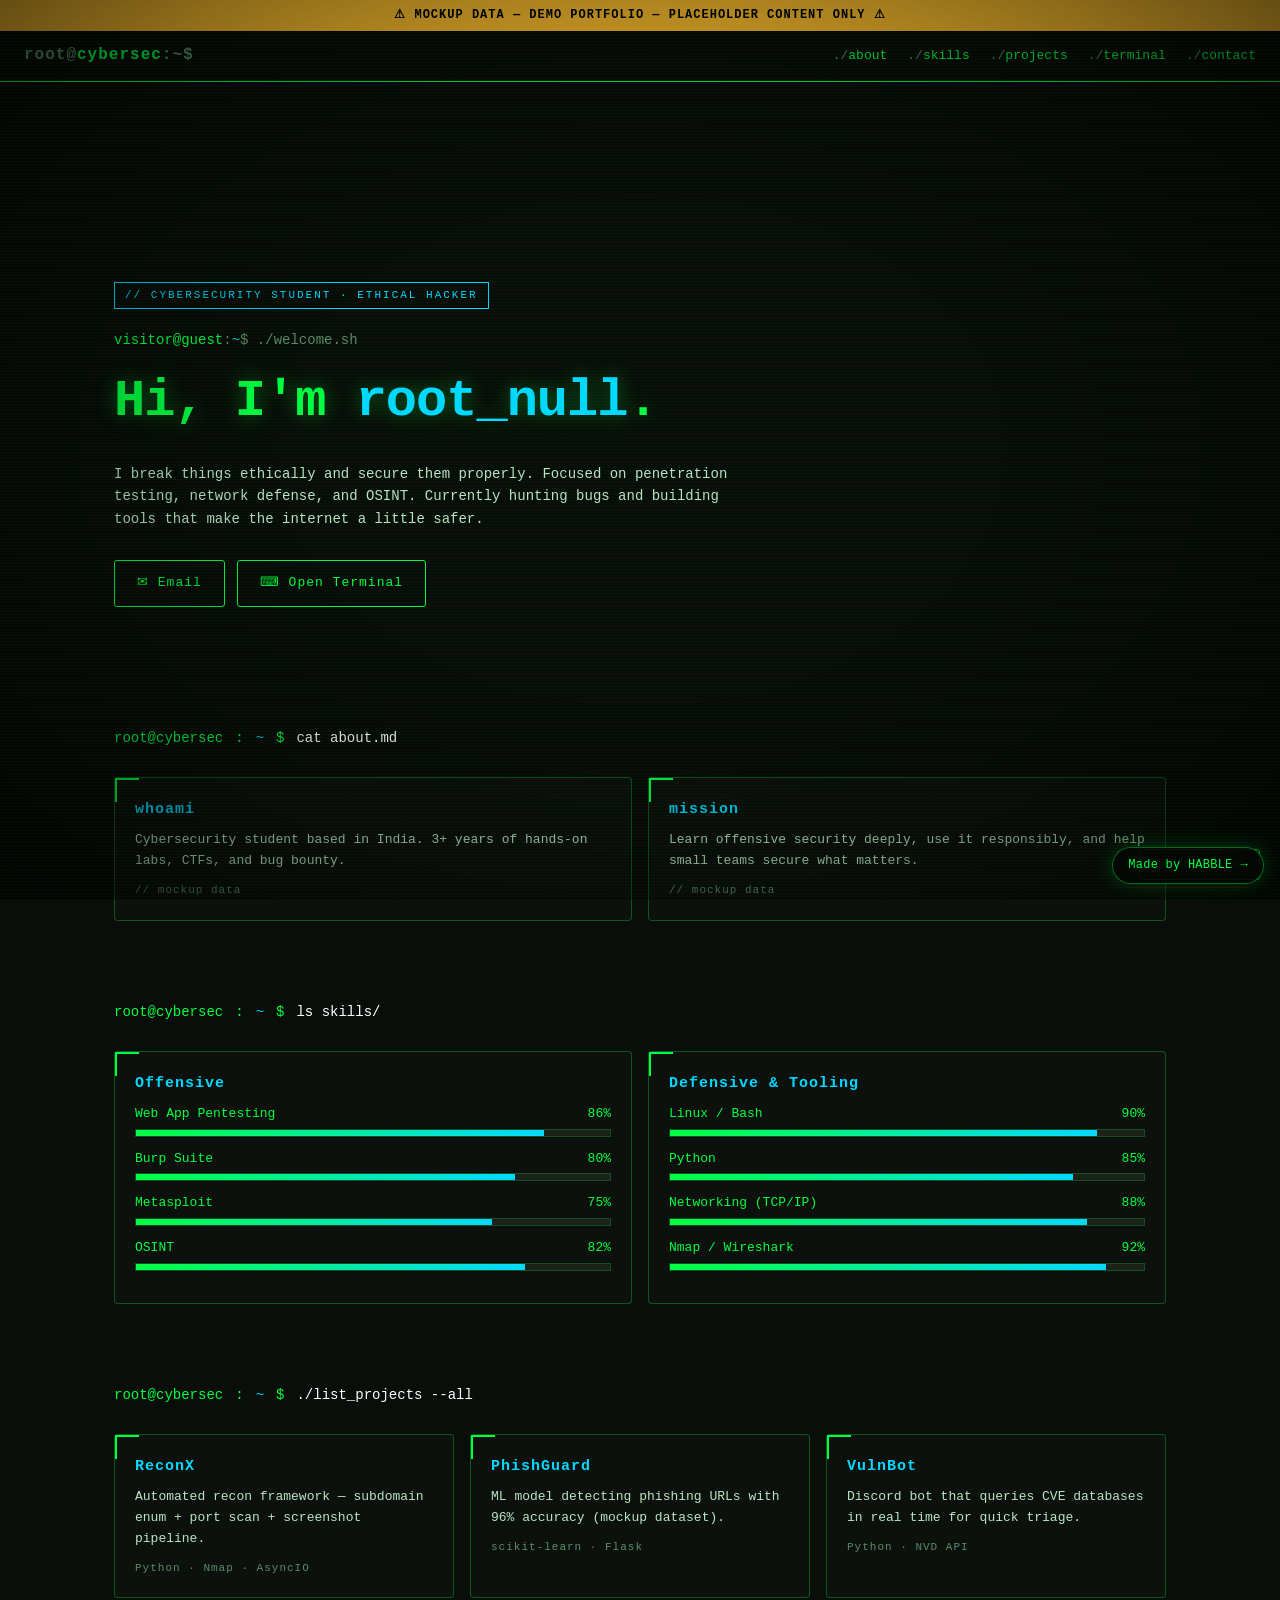
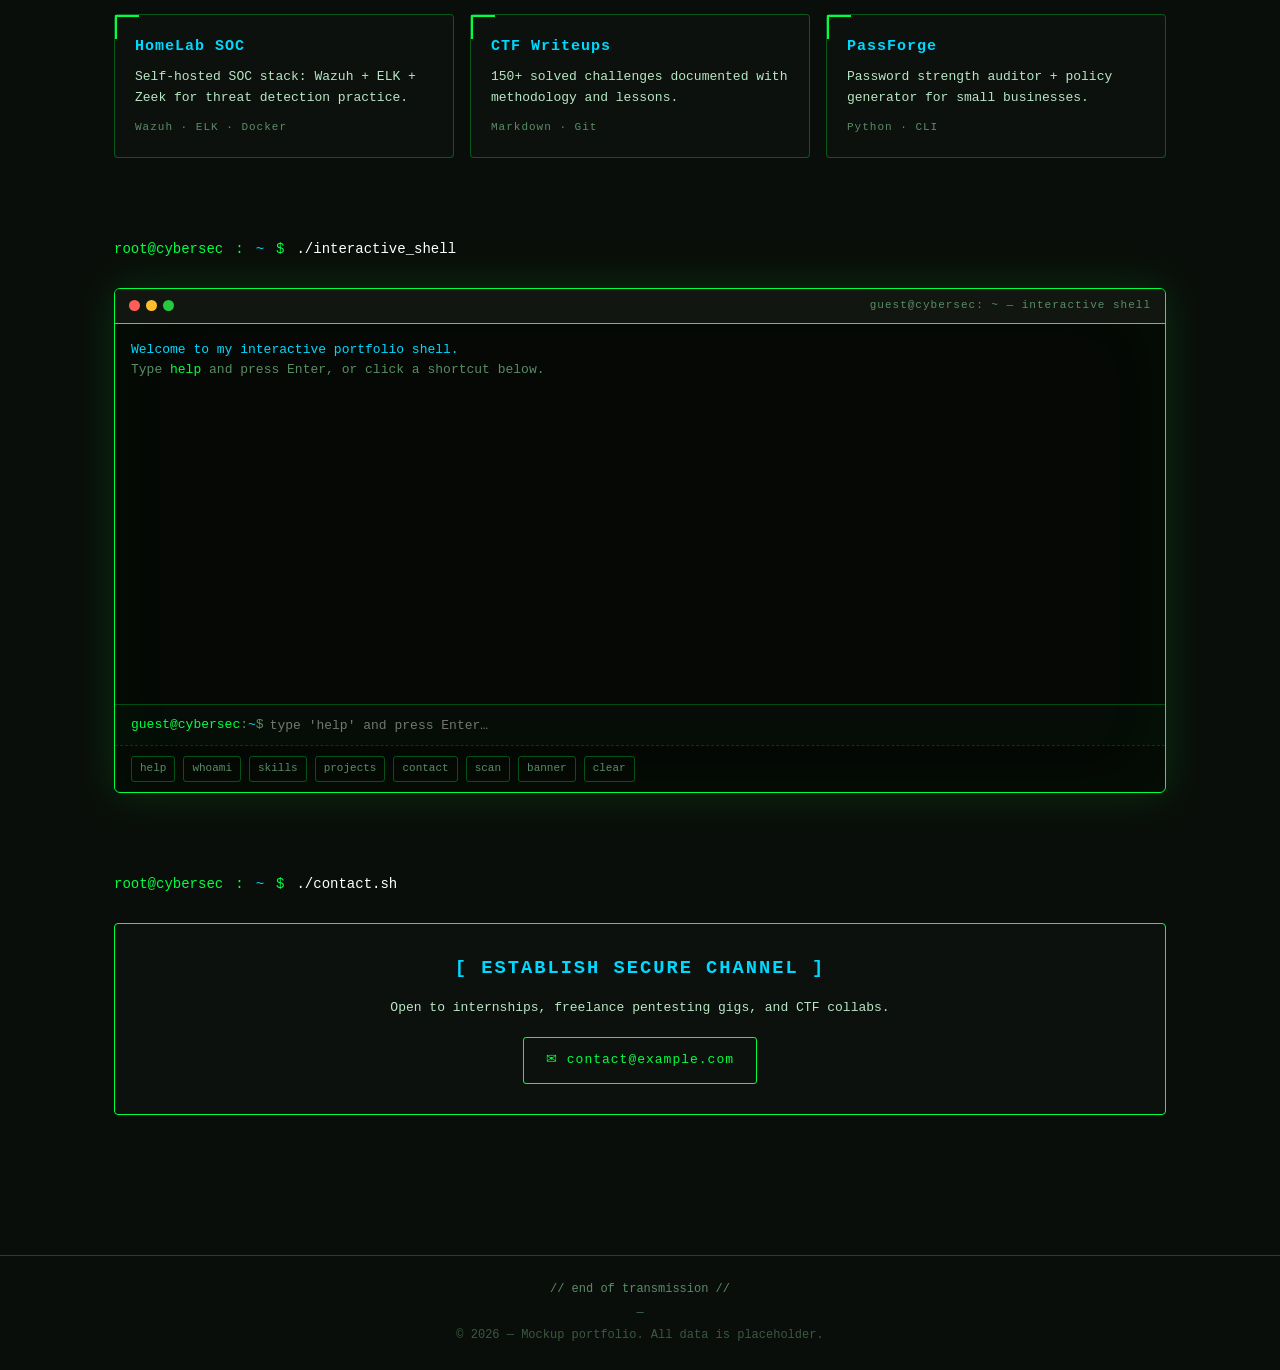
<file: demos/student/index.html>
﻿<!DOCTYPE html>
<html lang="en">
<head>
<meta charset="UTF-8" />
<meta name="viewport" content="width=device-width, initial-scale=1.0" />
<title>root@cybersec:~$ portfolio</title>
<meta name="description" content="Cybersecurity student portfolio — penetration testing, network defense and OSINT. Interactive terminal included. HABBLE demo.">
<link rel="canonical" href="https://habble.site/demos/student/">
<meta name="theme-color" content="#0a0e0a">
<meta property="og:type" content="website">
<meta property="og:title" content="root@cybersec — Cybersecurity Student Portfolio">
<meta property="og:description" content="Cybersecurity student portfolio with an interactive terminal. HABBLE demo for students & freshers.">
<meta property="og:url" content="https://habble.site/demos/student/">
<meta property="og:image" content="https://habble.site/assets/img/demo-student.svg">
<style>
  * { margin: 0; padding: 0; box-sizing: border-box; }
  :root {
    --bg: #0a0e0a;
    --bg2: #0d110d;
    --green: #00ff41;
    --cyan: #00d9ff;
    --magenta: #ff5fd7;
    --yellow: #ffbd2e;
    --red: #ff5f56;
    --muted: #5a8c66;
    --border: #00ff41;
  }
  html { scroll-behavior: smooth; }
  body {
    background: var(--bg);
    color: var(--green);
    font-family: 'JetBrains Mono', 'Courier New', monospace;
    line-height: 1.6;
    overflow-x: hidden;
  }
  body::before {
    content: "";
    position: fixed;
    inset: 0;
    background: repeating-linear-gradient(
      0deg,
      rgba(0,255,65,0.03) 0px,
      rgba(0,255,65,0.03) 1px,
      transparent 1px,
      transparent 3px
    );
    pointer-events: none;
    z-index: 9999;
  }
  body::after {
    content: "";
    position: fixed;
    inset: 0;
    background: radial-gradient(ellipse at center, transparent 40%, rgba(0,0,0,0.6) 100%);
    pointer-events: none;
    z-index: 9998;
  }
  #matrix {
    position: fixed;
    inset: 0;
    z-index: 0;
    opacity: 0.06;
    pointer-events: none;
  }
  .mockup-banner {
    background: var(--yellow);
    color: #000;
    text-align: center;
    font-size: 12px;
    padding: 6px 10px;
    letter-spacing: 1px;
    font-weight: bold;
    text-transform: uppercase;
    position: relative;
    z-index: 100;
  }
  nav {
    position: sticky;
    top: 0;
    background: rgba(10,14,10,0.92);
    backdrop-filter: blur(8px);
    border-bottom: 1px solid var(--border);
    padding: 12px 24px;
    z-index: 50;
    display: flex;
    justify-content: space-between;
    align-items: center;
    flex-wrap: wrap;
    gap: 10px;
  }
  nav .brand { color: var(--green); font-weight: bold; letter-spacing: 1px; }
  nav .brand::before { content: "root@"; color: var(--muted); }
  nav .brand::after { content: ":~$"; color: var(--muted); }
  nav ul { list-style: none; display: flex; gap: 20px; flex-wrap: wrap; }
  nav a {
    color: var(--green);
    text-decoration: none;
    font-size: 13px;
    transition: all 0.2s;
  }
  nav a:hover { color: var(--cyan); text-shadow: 0 0 8px var(--cyan); }
  nav a::before { content: "./"; color: var(--muted); }
  .wrap { max-width: 1100px; margin: 0 auto; padding: 60px 24px; position: relative; z-index: 1; }
  .hero { text-align: left; padding: 60px 0 40px; }
  .hero .tag {
    display: inline-block;
    border: 1px solid var(--cyan);
    padding: 4px 10px;
    font-size: 11px;
    letter-spacing: 2px;
    margin-bottom: 20px;
    color: var(--cyan);
  }
  .hero h1 {
    font-size: clamp(28px, 5vw, 52px);
    font-weight: 700;
    letter-spacing: -1px;
    margin-bottom: 12px;
    color: var(--green);
    text-shadow: 0 0 20px rgba(0,255,65,0.4);
  }
  .hero h1 .accent { color: var(--cyan); }
  .hero .sub {
    font-size: 14px;
    color: var(--muted);
    margin-bottom: 8px;
  }
  .hero .sub .prompt { color: var(--green); }
  .hero p.desc {
    max-width: 620px;
    margin: 20px 0 30px;
    font-size: 14px;
    color: #b8e6c4;
  }
  .btns { display: flex; gap: 12px; flex-wrap: wrap; }
  .btn {
    display: inline-flex;
    align-items: center;
    gap: 8px;
    padding: 12px 22px;
    font-family: inherit;
    font-size: 13px;
    letter-spacing: 1px;
    border: 1px solid var(--green);
    background: transparent;
    color: var(--green);
    cursor: pointer;
    text-decoration: none;
    transition: all 0.2s;
    border-radius: 3px;
  }
  .btn:hover {
    background: var(--green);
    color: var(--bg);
    box-shadow: 0 0 20px rgba(0,255,65,0.5);
  }
  section { margin: 80px 0; }
  .sec-head {
    display: flex;
    align-items: center;
    gap: 12px;
    margin-bottom: 28px;
    font-size: 14px;
    flex-wrap: wrap;
  }
  .sec-head .p { color: var(--green); }
  .sec-head .path { color: var(--cyan); }
  .sec-head .cmd { color: #fff; }
  .sec-head h2 {
    font-size: 20px;
    letter-spacing: 2px;
    color: var(--green);
    text-transform: uppercase;
    font-weight: 700;
  }
  .sec-head h2::before { content: "# "; color: var(--muted); }
  .grid { display: grid; gap: 16px; }
  .grid.g2 { grid-template-columns: repeat(auto-fit, minmax(300px, 1fr)); }
  .grid.g3 { grid-template-columns: repeat(auto-fit, minmax(260px, 1fr)); }
  .card {
    background: var(--bg2);
    border: 1px solid rgba(0,255,65,0.3);
    padding: 20px;
    border-radius: 4px;
    transition: all 0.2s;
    position: relative;
  }
  .card::before {
    content: "";
    position: absolute;
    top: 0; left: 0;
    width: 24px; height: 2px;
    background: var(--green);
  }
  .card::after {
    content: "";
    position: absolute;
    top: 0; left: 0;
    width: 2px; height: 24px;
    background: var(--green);
  }
  .card:hover {
    border-color: var(--green);
    box-shadow: 0 0 25px rgba(0,255,65,0.15);
    transform: translateY(-3px);
  }
  .card h3 { color: var(--cyan); font-size: 15px; margin-bottom: 8px; letter-spacing: 1px; }
  .card p, .card li { color: #b8e6c4; font-size: 13px; }
  .card .meta { color: var(--muted); font-size: 11px; margin-top: 10px; letter-spacing: 1px; }
  .skill { margin-bottom: 12px; font-size: 13px; }
  .skill .name { display: flex; justify-content: space-between; color: var(--green); margin-bottom: 4px; }
  .skill .bar {
    height: 8px;
    background: #1a221a;
    border: 1px solid rgba(0,255,65,0.2);
    position: relative;
    overflow: hidden;
  }
  .skill .bar span {
    display: block;
    height: 100%;
    background: linear-gradient(90deg, var(--green), var(--cyan));
    width: 0;
    transition: width 1.2s ease-out;
  }
  .terminal-widget {
    background: #050805;
    border: 1px solid var(--green);
    border-radius: 6px;
    box-shadow: 0 0 40px rgba(0,255,65,0.15), inset 0 0 80px rgba(0,255,65,0.03);
    overflow: hidden;
  }
  .terminal-widget .tb {
    background: #111611;
    padding: 8px 14px;
    display: flex;
    align-items: center;
    gap: 8px;
    border-bottom: 1px solid var(--green);
    font-size: 11px;
    color: var(--muted);
  }
  .terminal-widget .tb .dots { display: flex; gap: 6px; }
  .terminal-widget .tb .dot { width: 11px; height: 11px; border-radius: 50%; }
  .dot.r { background: #ff5f56; }
  .dot.y { background: #ffbd2e; }
  .dot.g { background: #27c93f; }
  .terminal-widget .tb .t { margin-left: auto; letter-spacing: 1px; }
  .term-body {
    padding: 16px;
    height: 380px;
    overflow-y: auto;
    font-size: 13px;
    line-height: 1.55;
    scroll-behavior: smooth;
  }
  .term-body::-webkit-scrollbar { width: 8px; }
  .term-body::-webkit-scrollbar-track { background: #0a0e0a; }
  .term-body::-webkit-scrollbar-thumb { background: rgba(0,255,65,0.4); border-radius: 4px; }
  .term-line { white-space: pre-wrap; word-break: break-word; }
  .term-line .p1 { color: var(--green); }
  .term-line .p2 { color: var(--cyan); }
  .term-line .muted { color: var(--muted); }
  .term-line .ok { color: var(--green); }
  .term-line .warn { color: var(--yellow); }
  .term-line .err { color: var(--red); }
  .term-line .cyan { color: var(--cyan); }
  .term-line .mag { color: var(--magenta); }
  .term-line a { color: var(--cyan); text-decoration: underline; }
  .term-input-line {
    display: flex;
    align-items: center;
    gap: 6px;
    padding: 10px 16px;
    border-top: 1px solid rgba(0,255,65,0.25);
    background: rgba(0,255,65,0.02);
  }
  .term-input-line .ps1 { color: var(--green); font-size: 13px; white-space: nowrap; }
  .term-input-line .ps1 .muted { color: var(--muted); }
  .term-input-line .ps1 .path { color: var(--cyan); }
  .term-input-line input {
    flex: 1;
    background: transparent;
    border: none;
    outline: none;
    color: #fff;
    font-family: inherit;
    font-size: 13px;
    caret-color: var(--green);
    min-width: 0;
  }
  .term-tips {
    display: flex;
    flex-wrap: wrap;
    gap: 8px;
    padding: 10px 16px;
    border-top: 1px dashed rgba(0,255,65,0.2);
    font-size: 11px;
    color: var(--muted);
  }
  .term-tips .tip {
    border: 1px solid rgba(0,255,65,0.3);
    padding: 3px 8px;
    border-radius: 3px;
    cursor: pointer;
    transition: all 0.15s;
  }
  .term-tips .tip:hover { background: rgba(0,255,65,0.1); color: var(--green); }
  .contact-box {
    border: 1px solid var(--green);
    padding: 30px;
    border-radius: 4px;
    background: var(--bg2);
    text-align: center;
  }
  .contact-box h3 { color: var(--cyan); margin-bottom: 14px; letter-spacing: 2px; }
  .contact-box .links { display: flex; gap: 12px; justify-content: center; flex-wrap: wrap; margin-top: 18px; }
  footer {
    border-top: 1px solid rgba(0,255,65,0.3);
    padding: 24px;
    text-align: center;
    font-size: 12px;
    color: var(--muted);
    position: relative;
    z-index: 1;
  }
  footer .blink { animation: blink 1.2s steps(1) infinite; }
  @keyframes blink { 50% { opacity: 0; } }
  .sound-btn {
    position: fixed;
    bottom: 20px;
    right: 20px;
    background: var(--bg2);
    border: 1px solid var(--green);
    color: var(--green);
    padding: 8px 14px;
    font-family: inherit;
    font-size: 11px;
    cursor: pointer;
    letter-spacing: 1px;
    z-index: 100;
    border-radius: 3px;
    transition: all 0.2s;
  }
  .sound-btn:hover { background: var(--green); color: var(--bg); }
  @media (max-width: 640px) {
    .wrap { padding: 40px 16px; }
    nav { padding: 10px 16px; }
    nav ul { gap: 12px; font-size: 12px; }
    .term-body { height: 320px; font-size: 12px; }
  }
</style>
</head>
<body>

<canvas id="matrix"></canvas>

<div class="mockup-banner">⚠ Mockup Data — Demo Portfolio — Placeholder Content Only ⚠</div>

<nav>
  <div class="brand">cybersec</div>
  <ul>
    <li><a href="#about">about</a></li>
    <li><a href="#skills">skills</a></li>
    <li><a href="#projects">projects</a></li>
    <li><a href="#terminal">terminal</a></li>
    <li><a href="#contact">contact</a></li>
  </ul>
</nav>

<div class="wrap">

  <section class="hero" id="top">
    <div class="tag">// CYBERSECURITY STUDENT · ETHICAL HACKER</div>
    <div class="sub"><span class="prompt">visitor@guest</span>:<span style="color:var(--cyan)">~</span>$ ./welcome.sh</div>
    <h1>Hi, I'm <span class="accent">root_null</span>.</h1>
    <p class="desc">
      I break things ethically and secure them properly. Focused on penetration testing,
      network defense, and OSINT. Currently hunting bugs and building tools that make
      the internet a little safer.
    </p>
    <div class="btns">
      <a class="btn" href="mailto:contact@example.com">✉ Email</a>
      <a class="btn" href="#terminal">⌨ Open Terminal</a>
    </div>
  </section>

  <section id="about">
    <div class="sec-head">
      <span class="p">root@cybersec</span><span class="muted">:</span><span class="path">~</span><span class="muted">$</span>
      <span class="cmd">cat about.md</span>
    </div>
    <div class="grid g2">
      <div class="card">
        <h3>whoami</h3>
        <p>Cybersecurity student based in India. 3+ years of hands-on labs, CTFs, and bug bounty.</p>
        <p class="meta">// mockup data</p>
      </div>
      <div class="card">
        <h3>mission</h3>
        <p>Learn offensive security deeply, use it responsibly, and help small teams secure what matters.</p>
        <p class="meta">// mockup data</p>
      </div>
    </div>
  </section>

  <section id="skills">
    <div class="sec-head">
      <span class="p">root@cybersec</span><span class="muted">:</span><span class="path">~</span><span class="muted">$</span>
      <span class="cmd">ls skills/</span>
    </div>
    <div class="grid g2">
      <div class="card">
        <h3>Offensive</h3>
        <div class="skill"><div class="name"><span>Web App Pentesting</span><span>86%</span></div><div class="bar"><span data-w="86"></span></div></div>
        <div class="skill"><div class="name"><span>Burp Suite</span><span>80%</span></div><div class="bar"><span data-w="80"></span></div></div>
        <div class="skill"><div class="name"><span>Metasploit</span><span>75%</span></div><div class="bar"><span data-w="75"></span></div></div>
        <div class="skill"><div class="name"><span>OSINT</span><span>82%</span></div><div class="bar"><span data-w="82"></span></div></div>
      </div>
      <div class="card">
        <h3>Defensive & Tooling</h3>
        <div class="skill"><div class="name"><span>Linux / Bash</span><span>90%</span></div><div class="bar"><span data-w="90"></span></div></div>
        <div class="skill"><div class="name"><span>Python</span><span>85%</span></div><div class="bar"><span data-w="85"></span></div></div>
        <div class="skill"><div class="name"><span>Networking (TCP/IP)</span><span>88%</span></div><div class="bar"><span data-w="88"></span></div></div>
        <div class="skill"><div class="name"><span>Nmap / Wireshark</span><span>92%</span></div><div class="bar"><span data-w="92"></span></div></div>
      </div>
    </div>
  </section>

  <section id="projects">
    <div class="sec-head">
      <span class="p">root@cybersec</span><span class="muted">:</span><span class="path">~</span><span class="muted">$</span>
      <span class="cmd">./list_projects --all</span>
    </div>
    <div class="grid g3">
      <div class="card">
        <h3>ReconX</h3>
        <p>Automated recon framework — subdomain enum + port scan + screenshot pipeline.</p>
        <p class="meta">Python · Nmap · AsyncIO</p>
      </div>
      <div class="card">
        <h3>PhishGuard</h3>
        <p>ML model detecting phishing URLs with 96% accuracy (mockup dataset).</p>
        <p class="meta">scikit-learn · Flask</p>
      </div>
      <div class="card">
        <h3>VulnBot</h3>
        <p>Discord bot that queries CVE databases in real time for quick triage.</p>
        <p class="meta">Python · NVD API</p>
      </div>
      <div class="card">
        <h3>HomeLab SOC</h3>
        <p>Self-hosted SOC stack: Wazuh + ELK + Zeek for threat detection practice.</p>
        <p class="meta">Wazuh · ELK · Docker</p>
      </div>
      <div class="card">
        <h3>CTF Writeups</h3>
        <p>150+ solved challenges documented with methodology and lessons.</p>
        <p class="meta">Markdown · Git</p>
      </div>
      <div class="card">
        <h3>PassForge</h3>
        <p>Password strength auditor + policy generator for small businesses.</p>
        <p class="meta">Python · CLI</p>
      </div>
    </div>
  </section>

  <section id="terminal">
    <div class="sec-head">
      <span class="p">root@cybersec</span><span class="muted">:</span><span class="path">~</span><span class="muted">$</span>
      <span class="cmd">./interactive_shell</span>
    </div>

    <div class="terminal-widget">
      <div class="tb">
        <div class="dots">
          <span class="dot r"></span><span class="dot y"></span><span class="dot g"></span>
        </div>
        <span class="t">guest@cybersec: ~ — interactive shell</span>
      </div>
      <div class="term-body" id="termBody"></div>
      <div class="term-input-line" id="termInputLine">
        <span class="ps1">guest@cybersec<span class="muted">:</span><span class="path">~</span><span class="muted">$</span></span>
        <input id="termInput" autocomplete="off" spellcheck="false" placeholder="type 'help' and press Enter…" />
      </div>
      <div class="term-tips">
        <span class="tip" data-cmd="help">help</span>
        <span class="tip" data-cmd="whoami">whoami</span>
        <span class="tip" data-cmd="skills">skills</span>
        <span class="tip" data-cmd="projects">projects</span>
        <span class="tip" data-cmd="contact">contact</span>
        <span class="tip" data-cmd="scan">scan</span>
        <span class="tip" data-cmd="banner">banner</span>
        <span class="tip" data-cmd="clear">clear</span>
      </div>
    </div>
  </section>

  <section id="contact">
    <div class="sec-head">
      <span class="p">root@cybersec</span><span class="muted">:</span><span class="path">~</span><span class="muted">$</span>
      <span class="cmd">./contact.sh</span>
    </div>
    <div class="contact-box">
      <h3>[ ESTABLISH SECURE CHANNEL ]</h3>
      <p style="color:#b8e6c4; font-size:13px;">Open to internships, freelance pentesting gigs, and CTF collabs.</p>
      <div class="links">
        <a class="btn" href="mailto:contact@example.com">✉ contact@example.com</a>
      </div>
    </div>
  </section>

</div>

<footer>
  <div>// end of transmission //</div>
  <div class="blink">_</div>
  <div style="margin-top:8px; opacity:0.6;">© 2026 — Mockup portfolio. All data is placeholder.</div>
</footer>

<button class="sound-btn" id="soundBtn">🔊 SOUND: ON</button>

<script>
let soundOn = true;
let audioCtx = null;
function initAudio() {
  if (!audioCtx) {
    try { audioCtx = new (window.AudioContext || window.webkitAudioContext)(); } catch(e){}
  }
}
function beep(freq=800, dur=0.03, type='square', vol=0.03) {
  if (!soundOn || !audioCtx) return;
  const o = audioCtx.createOscillator();
  const g = audioCtx.createGain();
  o.type = type; o.frequency.value = freq;
  g.gain.value = vol;
  o.connect(g); g.connect(audioCtx.destination);
  const t = audioCtx.currentTime;
  o.start(t);
  g.gain.exponentialRampToValueAtTime(0.0001, t + dur);
  o.stop(t + dur);
}
function keySound(){ beep(1200 + Math.random()*400, 0.015, 'square', 0.015); }
function enterSound(){ beep(400, 0.08, 'sawtooth', 0.04); }
function okSound(){ beep(660,0.06); setTimeout(()=>beep(880,0.08),70); setTimeout(()=>beep(1320,0.1),160); }
function errSound(){ beep(180,0.15,'sawtooth',0.05); }

const soundBtn = document.getElementById('soundBtn');
soundBtn.addEventListener('click', (e) => {
  initAudio();
  soundOn = !soundOn;
  soundBtn.textContent = soundOn ? '🔊 SOUND: ON' : '🔇 SOUND: OFF';
  if (soundOn) beep(1000, 0.06);
});
document.body.addEventListener('click', initAudio, { once: true });
document.body.addEventListener('keydown', initAudio, { once: true });

const canvas = document.getElementById('matrix');
const mctx = canvas.getContext('2d');
let cols, drops;
function resizeMatrix() {
  canvas.width = window.innerWidth;
  canvas.height = window.innerHeight;
  cols = Math.floor(canvas.width / 16);
  drops = Array(cols).fill(1);
}
resizeMatrix();
window.addEventListener('resize', resizeMatrix);
const CHARS = "01アイウエオカキクケコサシスセソタチツテトナニヌネノABCDEF#$%&".split("");
setInterval(() => {
  mctx.fillStyle = 'rgba(10,14,10,0.08)';
  mctx.fillRect(0, 0, canvas.width, canvas.height);
  mctx.fillStyle = '#00ff41';
  mctx.font = '15px monospace';
  for (let i = 0; i < drops.length; i++) {
    const t = CHARS[Math.floor(Math.random()*CHARS.length)];
    mctx.fillText(t, i*16, drops[i]*16);
    if (drops[i]*16 > canvas.height && Math.random() > 0.975) drops[i] = 0;
    drops[i]++;
  }
}, 60);

const observer = new IntersectionObserver((entries) => {
  entries.forEach(e => {
    if (e.isIntersecting) {
      e.target.querySelectorAll('.bar span').forEach(el => {
        el.style.width = el.dataset.w + '%';
      });
      observer.unobserve(e.target);
    }
  });
}, { threshold: 0.3 });
document.querySelectorAll('.card').forEach(c => observer.observe(c));

const termBody = document.getElementById('termBody');
const termInput = document.getElementById('termInput');

const PROMPT_HTML = `<span class="p1">guest@cybersec</span><span class="muted">:</span><span class="p2">~</span><span class="muted">$</span> `;

let busy = false;
let history = [];
let histIdx = -1;

function sleep(ms){ return new Promise(r => setTimeout(r, ms)); }

function tprint(html) {
  const div = document.createElement('div');
  div.className = 'term-line';
  div.innerHTML = html;
  termBody.appendChild(div);
  termBody.scrollTop = termBody.scrollHeight;
  return div;
}

async function ttype(html, speed = 10) {
  const div = document.createElement('div');
  div.className = 'term-line';
  termBody.appendChild(div);
  const tmp = document.createElement('div');
  tmp.innerHTML = html;
  const plain = tmp.textContent;
  for (let i = 0; i < plain.length; i++) {
    div.textContent = plain.slice(0, i+1);
    if (i % 3 === 0) keySound();
    await sleep(speed);
    termBody.scrollTop = termBody.scrollHeight;
  }
  div.innerHTML = html;
  termBody.scrollTop = termBody.scrollHeight;
}

const CMDS = {
  help: async () => {
    tprint(`<span class="ok">Available commands:</span>`);
    const rows = [
      ["help", "Show this list"],
      ["whoami", "About me"],
      ["skills", "Technical skills"],
      ["projects", "Security projects"],
      ["certs", "Certifications"],
      ["experience", "Work & internships"],
      ["contact", "Get in touch"],
      ["scan", "Simulated port scan"],
      ["banner", "ASCII banner"],
      ["date", "Current date/time"],
      ["echo <text>", "Repeat text"],
      ["clear", "Clear terminal"],
      ["sudo", "Nice try 😏"],
    ];
    for (const [c, d] of rows) {
      tprint(`  <span class="cyan">${c.padEnd(14)}</span> <span class="muted">— ${d}</span>`);
      await sleep(40);
    }
  },
  whoami: async () => {
    tprint(`<span class="p2">┌─[ ABOUT ]──────────────────────────</span>`);
    tprint(`<span class="p2">│</span> Handle  : root_null`);
    tprint(`<span class="p2">│</span> Role    : Cybersecurity Student & Ethical Hacker`);
    tprint(`<span class="p2">│</span> Focus   : Pentesting · Network Security · OSINT`);
    tprint(`<span class="p2">│</span> Location: India`);
    tprint(`<span class="p2">└────────────────────────────────────</span>`);
    tprint(`<span class="muted">* Mockup data for demo only.</span>`);
  },
  skills: async () => {
    tprint(`<span class="ok">[+] Technical Skills</span>`);
    const bars = [
      ["Linux / Bash", 90], ["Python", 85], ["Networking", 88],
      ["Burp Suite", 80], ["Nmap / Wireshark", 92], ["Metasploit", 75],
    ];
    for (const [n, v] of bars) {
      const f = Math.round(v/5);
      const bar = "█".repeat(f) + "░".repeat(20-f);
      tprint(`  ${n.padEnd(20)} <span class="cyan">[${bar}]</span> ${v}%`);
      beep(600 + v*5, 0.02);
      await sleep(120);
    }
  },
  projects: async () => {
    tprint(`<span class="ok">[+] Security Projects</span>`);
    const list = [
      ["ReconX", "Automated recon framework", "Python · Nmap"],
      ["PhishGuard", "ML phishing URL detector (96%)", "sklearn · Flask"],
      ["VulnBot", "Discord CVE lookup bot", "Python · NVD"],
      ["HomeLab SOC", "Self-hosted SOC w/ Wazuh + ELK", "Docker"],
      ["CTF Writeups", "150+ solved challenges", "Git"],
    ];
    for (const [n, d, s] of list) {
      tprint(`  <span class="cyan">▸</span> <span style="color:#fff">${n}</span> <span class="muted">— ${d} [${s}]</span>`);
      await sleep(80);
    }
  },
  certs: async () => {
    tprint(`<span class="ok">[+] Certifications (Mockup)</span>`);
    tprint(`  <span class="cyan">✔</span> CompTIA Security+ (SY0-701)`);
    tprint(`  <span class="cyan">✔</span> eJPT — eLearnSecurity Junior Pentester`);
    tprint(`  <span class="cyan">✔</span> Google Cybersecurity Professional`);
    tprint(`  <span class="warn">◐</span> OSCP — in progress…`);
  },
  experience: async () => {
    tprint(`<span class="ok">[+] Experience</span>`);
    tprint(`  <span class="cyan">2024–now</span>  Security Analyst Intern @ MockCorp`);
    tprint(`  <span class="muted">    → Triaged 200+ alerts/week.</span>`);
    tprint(`  <span class="cyan">2023–24</span>   Freelance Pentester (bug bounty)`);
    tprint(`  <span class="muted">    → 12 valid reports, 3 medium severity.</span>`);
    tprint(`  <span class="cyan">2022–now</span>  CTF Team Captain @ College Cyber Club`);
  },
  contact: async () => {
    tprint(`<span class="ok">[+] Contact</span>`);
    tprint(`  <span class="cyan">Email</span>   : <a href="mailto:contact@example.com">contact@example.com</a>`);
    tprint(`  <span class="cyan">PGP</span>     : <span class="muted">0xDEADBEEF (mockup)</span>`);
  },
  scan: async () => {
    tprint(`<span class="warn">[!] Simulated scan on 10.0.0.1 (mockup)</span>`);
    await sleep(250);
    const ports = [
      [22, "ssh", "OpenSSH 8.9"],
      [80, "http", "nginx 1.24"],
      [443, "https", "nginx 1.24"],
      [3306, "mysql", "MySQL 8.0"],
      [8080, "http-proxy", "unknown"],
    ];
    for (const [p, s, v] of ports) {
      tprint(`  <span class="ok">PORT ${p}/tcp OPEN</span>  <span class="cyan">${s}</span>  <span class="muted">${v}</span>`);
      beep(700 + p, 0.03);
      await sleep(250);
    }
    tprint(`<span class="ok">[✓] Scan complete. 5 open ports. (mockup)</span>`);
    okSound();
  },
  banner: async () => {
    const art = `
 ██████╗██╗   ██╗██████╗ ███████╗██████╗ ███████╗███████╗ ██████╗
██╔════╝╚██╗ ██╔╝██╔══██╗██╔════╝██╔══██╗██╔════╝██╔════╝██╔════╝
██║      ╚████╔╝ ██████╔╝█████╗  ██████╔╝███████╗█████╗  ██║
██║       ╚██╔╝  ██╔══██╗██╔══╝  ██╔══██╗╚════██║██╔══╝  ██║
╚██████╗   ██║   ██████╔╝███████╗██║  ██║███████║███████╗╚██████╗
 ╚═════╝   ╚═╝   ╚═════╝ ╚══════╝╚═╝  ╚═╝╚══════╝╚══════╝ ╚═════╝`;
    tprint(`<span style="white-space:pre; font-size:11px; color:var(--green)">${art}</span>`);
    beep(300,0.1); setTimeout(()=>beep(500,0.1),100); setTimeout(()=>beep(800,0.15),220);
  },
  date: async () => {
    tprint(`<span class="cyan">${new Date().toString()}</span>`);
  },
  echo: async (args) => {
    tprint(`<span style="color:#fff">${args.join(' ')}</span>`);
  },
  clear: async () => {
    termBody.innerHTML = '';
  },
  sudo: async () => {
    tprint(`<span class="err">[sudo] password for guest:</span>`);
    await sleep(500);
    tprint(`<span class="err">Sorry, try again.</span>`);
    await sleep(400);
    tprint(`<span class="err">sudo: 3 incorrect password attempts</span>`);
    tprint(`<span class="muted">Nice try though. 😉</span>`);
    errSound();
  },
};

async function runCmd(raw) {
  const cmd = raw.trim();
  if (!cmd) return;
  busy = true;
  const [name, ...args] = cmd.split(/\s+/);
  const fn = CMDS[name.toLowerCase()];
  if (!fn) {
    tprint(`<span class="err">command not found:</span> <span style="color:#fff">${name}</span> <span class="muted">— type 'help'</span>`);
    errSound();
  } else {
    try { await fn(args); } catch(e) { tprint(`<span class="err">error: ${e.message}</span>`); }
  }
  busy = false;
}

termInput.addEventListener('keydown', async (e) => {
  if (e.key === 'Enter') {
    e.preventDefault();
    if (busy) return;
    const cmd = termInput.value;
    tprint(PROMPT_HTML + `<span style="color:#fff">${escapeHtml(cmd)}</span>`);
    termInput.value = '';
    if (cmd.trim()) history.push(cmd.trim());
    histIdx = history.length;
    enterSound();
    await runCmd(cmd);
    termInput.focus();
  } else if (e.key === 'ArrowUp') {
    e.preventDefault();
    if (!history.length) return;
    histIdx = Math.max(0, histIdx - 1);
    termInput.value = history[histIdx] || '';
  } else if (e.key === 'ArrowDown') {
    e.preventDefault();
    histIdx = Math.min(history.length, histIdx + 1);
    termInput.value = history[histIdx] || '';
  } else if (e.key === 'Tab') {
    e.preventDefault();
    const cur = termInput.value;
    const match = Object.keys(CMDS).find(c => c.startsWith(cur) && c !== cur);
    if (match) { termInput.value = match; beep(1500,0.015); }
  } else {
    keySound();
  }
});

function escapeHtml(s) {
  return s.replace(/[&<>"']/g, c => ({'&':'&amp;','<':'&lt;','>':'&gt;','"':'&quot;',"'":'&#39;'}[c]));
}

document.querySelectorAll('.term-tips .tip').forEach(t => {
  t.addEventListener('click', async () => {
    if (busy) return;
    const cmd = t.dataset.cmd;
    tprint(PROMPT_HTML + `<span style="color:#fff">${cmd}</span>`);
    enterSound();
    await runCmd(cmd);
    termInput.focus();
  });
});

(async function boot() {
  await sleep(400);
  await ttype(`<span class="cyan">Welcome to my interactive portfolio shell.</span>`, 8);
  await sleep(150);
  await ttype(`<span class="muted">Type </span><span class="ok">help</span><span class="muted"> and press Enter, or click a shortcut below.</span>`, 5);
  termInput.focus();
})();
</script>

<!-- Made by HABBLE — backlink badge (keep on every demo) -->
<a class="habble-badge" href="../../demos.html" aria-label="Back to HABBLE demos">Made by HABBLE <span aria-hidden="true">→</span></a>
<style>.habble-badge{position:fixed;right:16px;bottom:16px;z-index:10000;display:inline-flex;align-items:center;gap:8px;padding:9px 15px;border-radius:100px;background:rgba(5,8,5,.9);color:#00ff41;font:500 12px/1.4 'JetBrains Mono',monospace;letter-spacing:.02em;text-decoration:none;border:1px solid rgba(0,255,65,.4);box-shadow:0 0 20px rgba(0,255,65,.2)}</style>
</body>
</html>
</file>
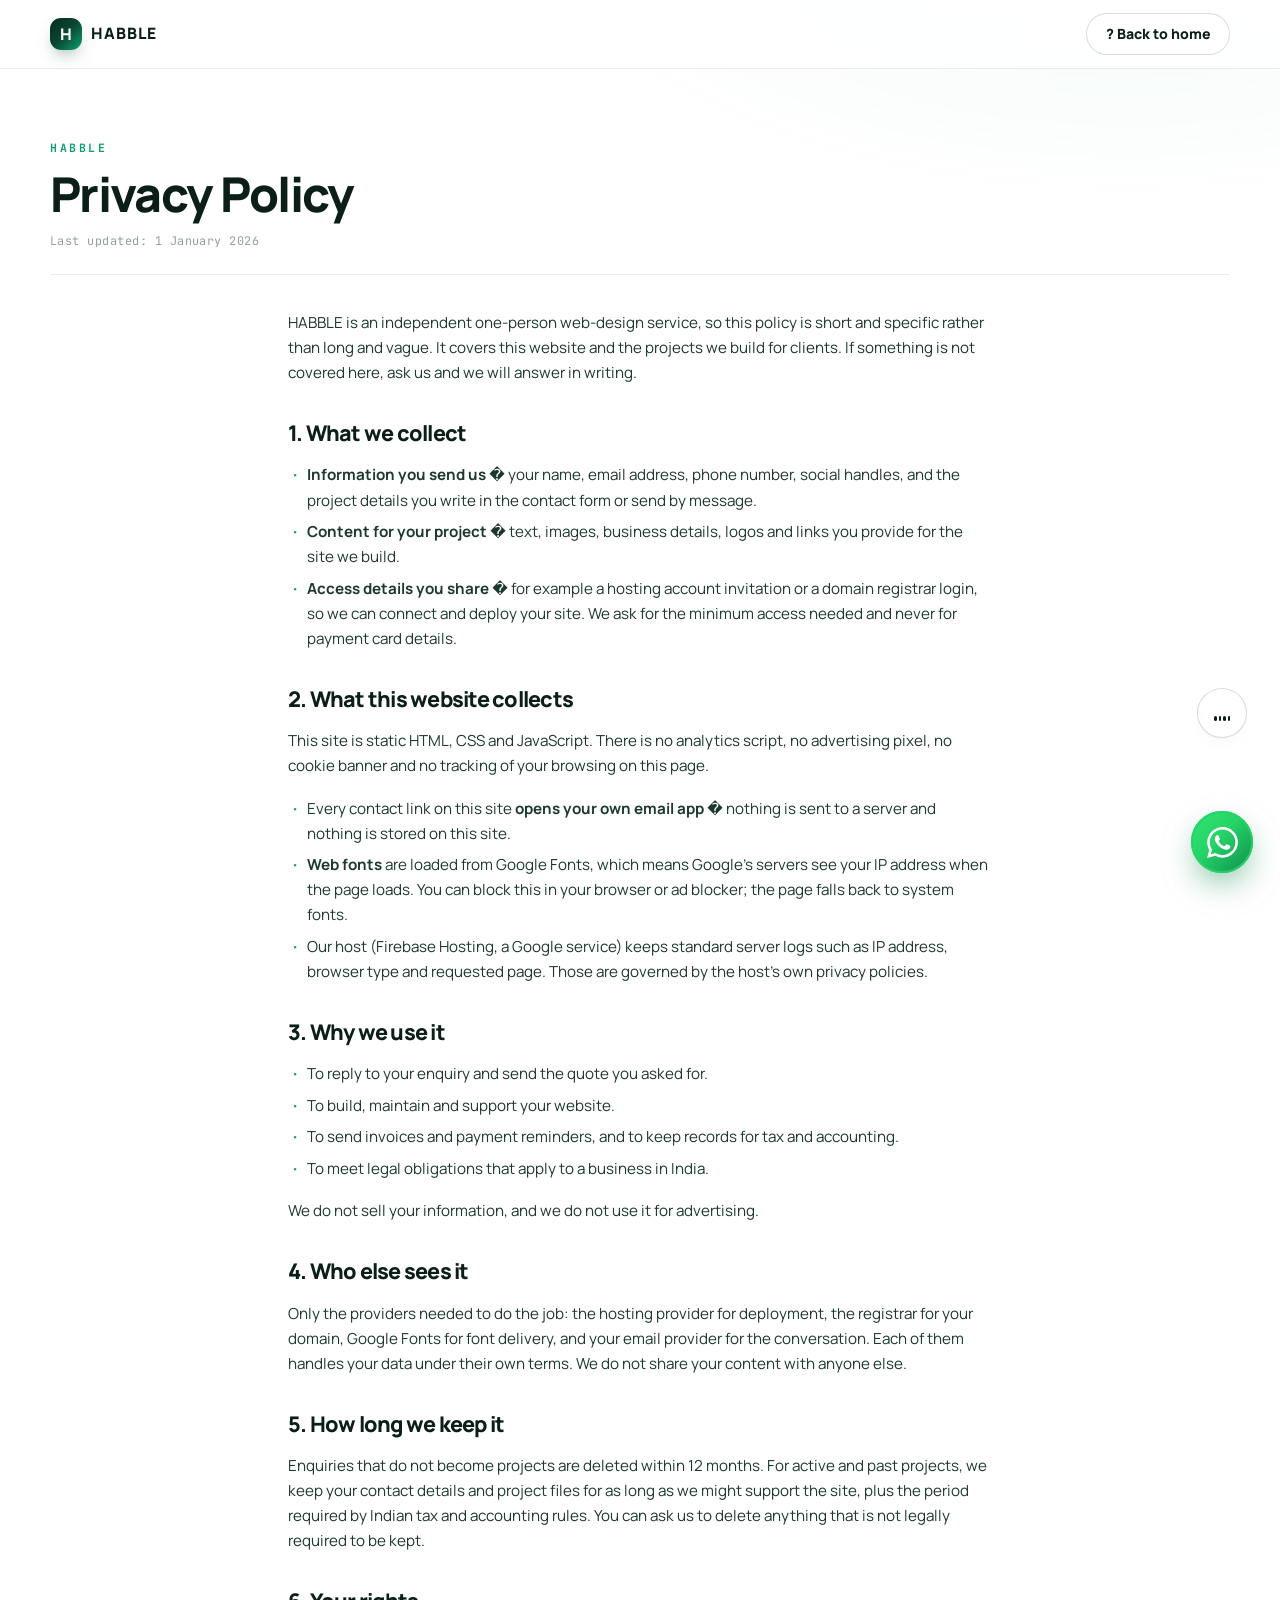
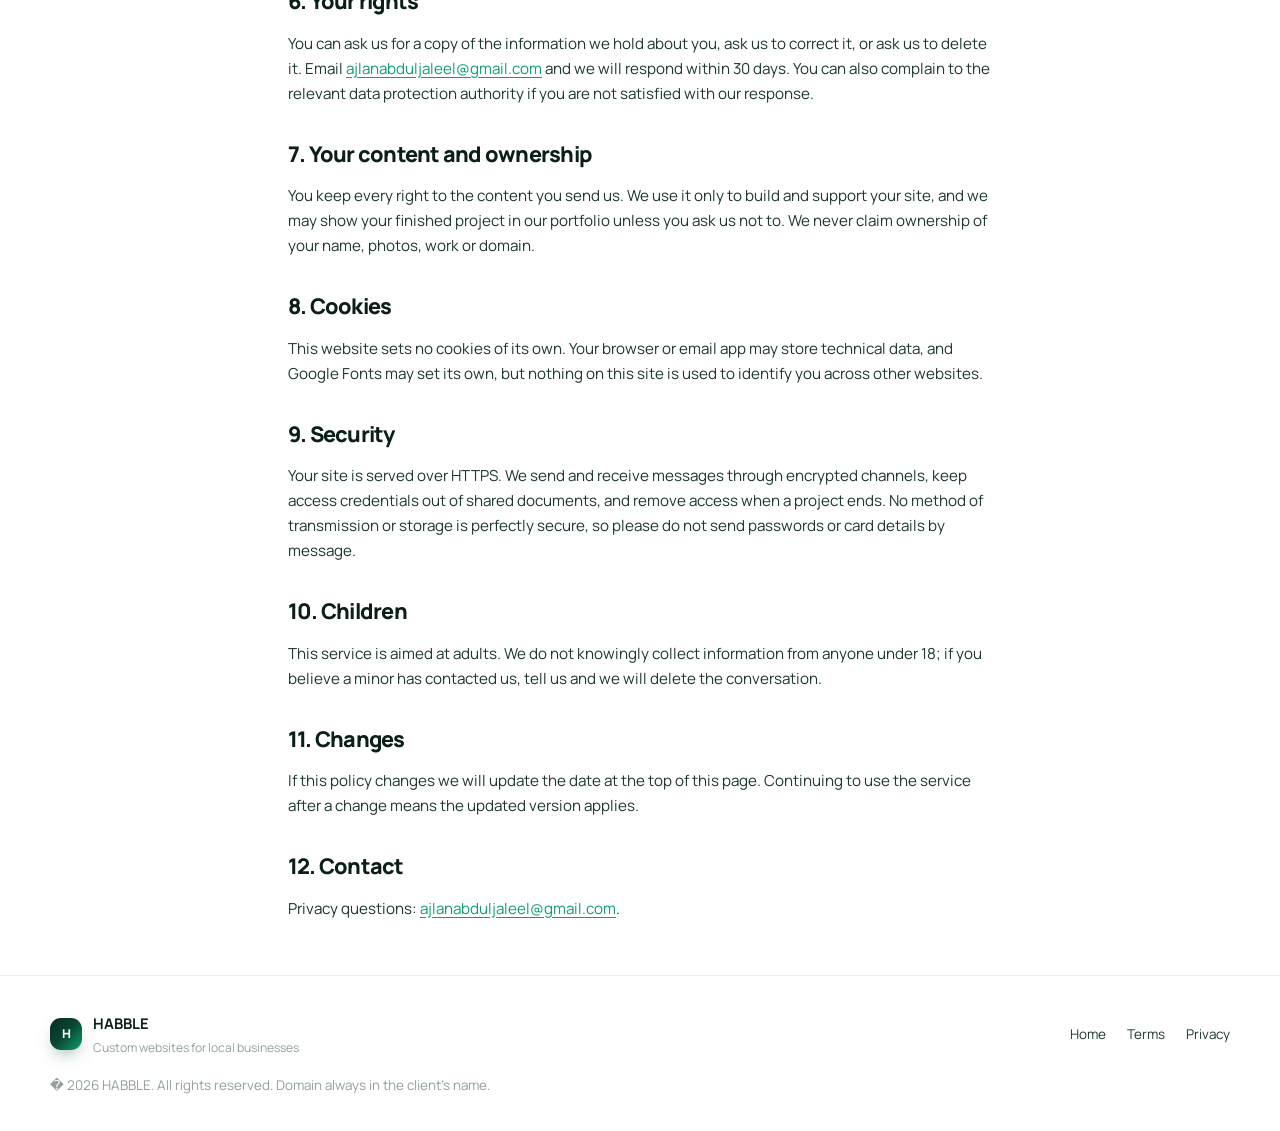
<file: privacy.html>
<!DOCTYPE html>
<html lang="en">
<head>
<meta charset="utf-8">
<meta name="viewport" content="width=device-width, initial-scale=1">
<title>Privacy Policy � HABBLE</title>
<meta name="description" content="How HABBLE handles your personal information and content: what we collect, why, how long we keep it, and who we share it with.">
<meta name="robots" content="index, follow">
<meta name="theme-color" content="#FFFFFF">
<link rel="canonical" href="https://habble.site/privacy.html">
<link rel="icon" href="assets/favicon.svg" type="image/svg+xml">
<link rel="preconnect" href="https://fonts.googleapis.com">
<link rel="preconnect" href="https://fonts.gstatic.com" crossorigin>
<link rel="stylesheet" href="https://fonts.googleapis.com/css2?family=Manrope:wght@400;500;600;700;800&family=JetBrains+Mono:wght@400;500;600&display=swap" media="print" onload="this.media='all'">
<noscript><link rel="stylesheet" href="https://fonts.googleapis.com/css2?family=Manrope:wght@400;500;600;700;800&family=JetBrains+Mono:wght@400;500;600&display=swap"></noscript>
<link rel="stylesheet" href="assets/css/style.css">
</head>

<body>
<a class="skip" href="#main">Skip to content</a>
<header class="site-head">
  <div class="wrap head-inner">
    <a class="logo" href="index.html" aria-label="HABBLE � home">
      <span class="logo-mark" aria-hidden="true">H</span>
      <span class="logo-word">HABBLE</span>
    </a>
    <a class="btn btn-ghost btn-sm" href="index.html" style="margin-left:auto">? Back to home</a>
  </div>
</header>

<main id="main">
  <div class="wrap page-head">
    <p class="kicker">HABBLE</p>
    <h1>Privacy Policy</h1>
    <p class="meta" style="margin-top:.75rem">Last updated: <time datetime="2026-01-01">1 January 2026</time></p>
  </div>

  <div class="wrap legal">
    <p>HABBLE is an independent one-person web-design service, so this policy is short and specific rather than long and vague. It covers this website and the projects we build for clients. If something is not covered here, ask us and we will answer in writing.</p>

    <h2>1. What we collect</h2>
    <ul>
      <li><strong>Information you send us</strong> � your name, email address, phone number, social handles, and the project details you write in the contact form or send by message.</li>
      <li><strong>Content for your project</strong> � text, images, business details, logos and links you provide for the site we build.</li>
      <li><strong>Access details you share</strong> � for example a hosting account invitation or a domain registrar login, so we can connect and deploy your site. We ask for the minimum access needed and never for payment card details.</li>
    </ul>

    <h2>2. What this website collects</h2>
    <p>This site is static HTML, CSS and JavaScript. There is no analytics script, no advertising pixel, no cookie banner and no tracking of your browsing on this page.</p>
    <ul>
      <li>Every contact link on this site <strong>opens your own email app</strong> � nothing is sent to a server and nothing is stored on this site.</li>
      <li><strong>Web fonts</strong> are loaded from Google Fonts, which means Google's servers see your IP address when the page loads. You can block this in your browser or ad blocker; the page falls back to system fonts.</li>
      <li>Our host (Firebase Hosting, a Google service) keeps standard server logs such as IP address, browser type and requested page. Those are governed by the host's own privacy policies.</li>
    </ul>

    <h2>3. Why we use it</h2>
    <ul>
      <li>To reply to your enquiry and send the quote you asked for.</li>
      <li>To build, maintain and support your website.</li>
      <li>To send invoices and payment reminders, and to keep records for tax and accounting.</li>
      <li>To meet legal obligations that apply to a business in India.</li>
    </ul>
    <p>We do not sell your information, and we do not use it for advertising.</p>

    <h2>4. Who else sees it</h2>
    <p>Only the providers needed to do the job: the hosting provider for deployment, the registrar for your domain, Google Fonts for font delivery, and your email provider for the conversation. Each of them handles your data under their own terms. We do not share your content with anyone else.</p>

    <h2>5. How long we keep it</h2>
    <p>Enquiries that do not become projects are deleted within 12 months. For active and past projects, we keep your contact details and project files for as long as we might support the site, plus the period required by Indian tax and accounting rules. You can ask us to delete anything that is not legally required to be kept.</p>

    <h2>6. Your rights</h2>
    <p>You can ask us for a copy of the information we hold about you, ask us to correct it, or ask us to delete it. Email <a href="mailto:ajlanabduljaleel@gmail.com">ajlanabduljaleel@gmail.com</a> and we will respond within 30 days. You can also complain to the relevant data protection authority if you are not satisfied with our response.</p>

    <h2>7. Your content and ownership</h2>
    <p>You keep every right to the content you send us. We use it only to build and support your site, and we may show your finished project in our portfolio unless you ask us not to. We never claim ownership of your name, photos, work or domain.</p>

    <h2>8. Cookies</h2>
    <p>This website sets no cookies of its own. Your browser or email app may store technical data, and Google Fonts may set its own, but nothing on this site is used to identify you across other websites.</p>

    <h2>9. Security</h2>
    <p>Your site is served over HTTPS. We send and receive messages through encrypted channels, keep access credentials out of shared documents, and remove access when a project ends. No method of transmission or storage is perfectly secure, so please do not send passwords or card details by message.</p>

    <h2>10. Children</h2>
    <p>This service is aimed at adults. We do not knowingly collect information from anyone under 18; if you believe a minor has contacted us, tell us and we will delete the conversation.</p>

    <h2>11. Changes</h2>
    <p>If this policy changes we will update the date at the top of this page. Continuing to use the service after a change means the updated version applies.</p>

    <h2>12. Contact</h2>
    <p>Privacy questions: <a href="mailto:ajlanabduljaleel@gmail.com">ajlanabduljaleel@gmail.com</a>.</p>
  </div>
</main>

<footer class="site-foot">
  <div class="wrap foot-inner">
    <div class="foot-brand"><span class="logo-mark" aria-hidden="true">H</span><div><strong>HABBLE</strong><span>Custom websites for local businesses</span></div></div>
    <nav class="foot-links" aria-label="Footer">
      <a href="index.html">Home</a>
      <a href="terms.html">Terms</a>
      <a href="privacy.html">Privacy</a>
    </nav>
    <p class="foot-copy">� <span id="year">2026</span> HABBLE. All rights reserved. Domain always in the client's name.</p>
  </div>
</footer>

<script src="assets/js/main.js" defer></script>
<script src="assets/js/smooth.js" defer></script>
<script src="assets/js/fx.js" defer></script>
</body>
</html>
</file>
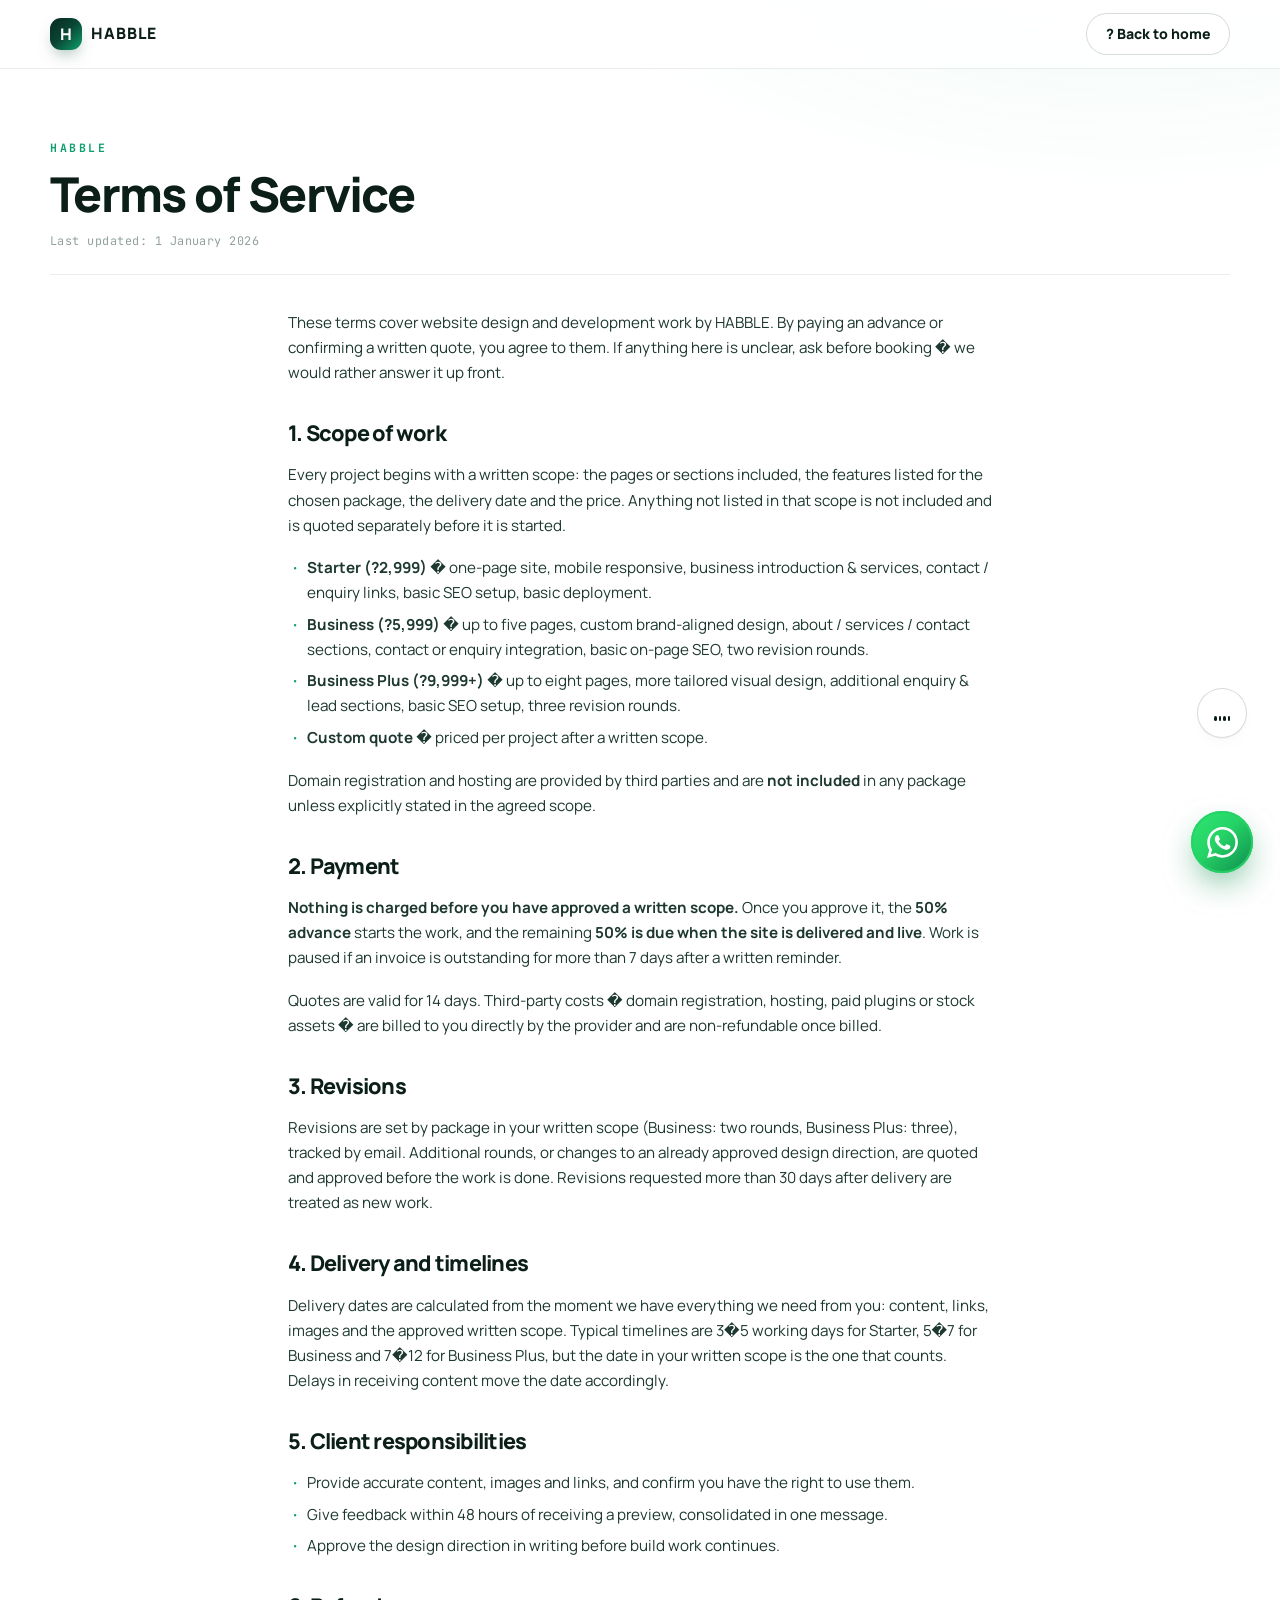
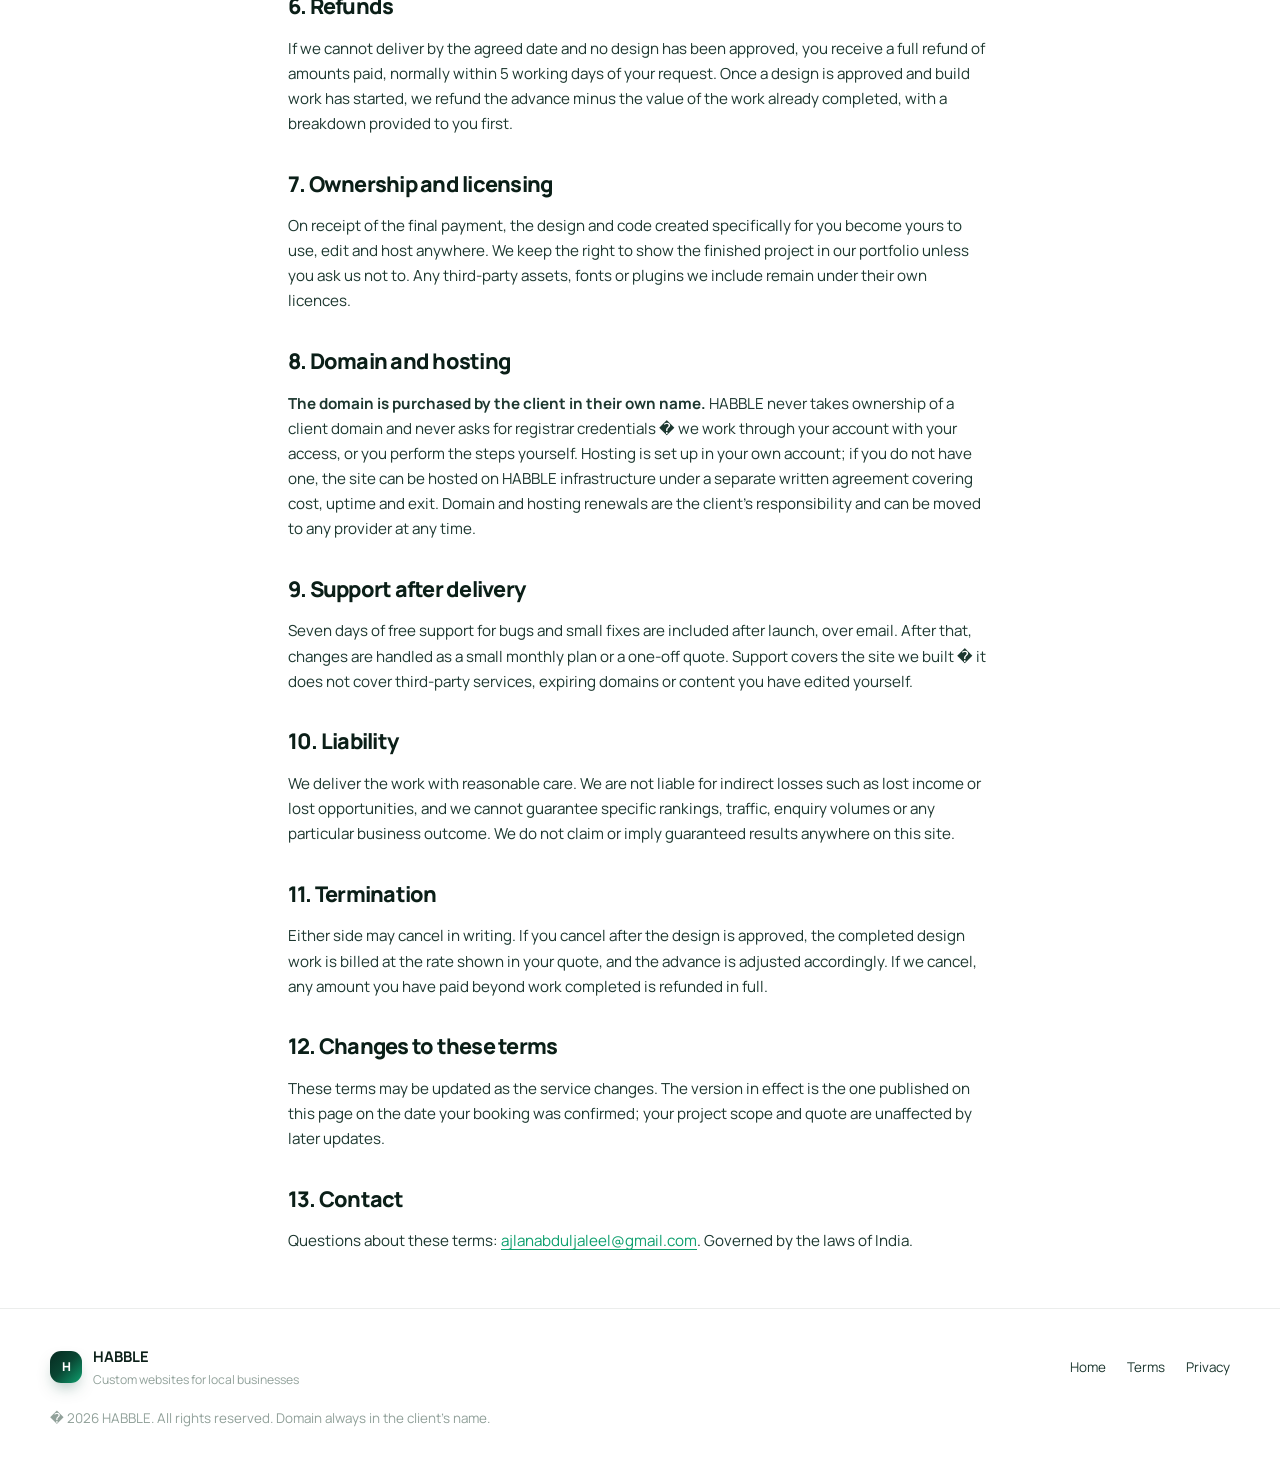
<file: terms.html>
<!DOCTYPE html>
<html lang="en">
<head>
<meta charset="utf-8">
<meta name="viewport" content="width=device-width, initial-scale=1">
<title>Terms of Service � HABBLE</title>
<meta name="description" content="Terms of service for website design and development by HABBLE: scope, payment, revisions, delivery, ownership, refunds and support.">
<meta name="robots" content="index, follow">
<meta name="theme-color" content="#FFFFFF">
<link rel="canonical" href="https://habble.site/terms.html">
<link rel="icon" href="assets/favicon.svg" type="image/svg+xml">
<link rel="preconnect" href="https://fonts.googleapis.com">
<link rel="preconnect" href="https://fonts.gstatic.com" crossorigin>
<link rel="stylesheet" href="https://fonts.googleapis.com/css2?family=Manrope:wght@400;500;600;700;800&family=JetBrains+Mono:wght@400;500;600&display=swap" media="print" onload="this.media='all'">
<noscript><link rel="stylesheet" href="https://fonts.googleapis.com/css2?family=Manrope:wght@400;500;600;700;800&family=JetBrains+Mono:wght@400;500;600&display=swap"></noscript>
<link rel="stylesheet" href="assets/css/style.css">
</head>

<body>
<a class="skip" href="#main">Skip to content</a>
<header class="site-head">
  <div class="wrap head-inner">
    <a class="logo" href="index.html" aria-label="HABBLE � home">
      <span class="logo-mark" aria-hidden="true">H</span>
      <span class="logo-word">HABBLE</span>
    </a>
    <a class="btn btn-ghost btn-sm" href="index.html" style="margin-left:auto">? Back to home</a>
  </div>
</header>

<main id="main">
  <div class="wrap page-head">
    <p class="kicker">HABBLE</p>
    <h1>Terms of Service</h1>
    <p class="meta" style="margin-top:.75rem">Last updated: <time datetime="2026-01-01">1 January 2026</time></p>
  </div>

  <div class="wrap legal">
    <p>These terms cover website design and development work by HABBLE. By paying an advance or confirming a written quote, you agree to them. If anything here is unclear, ask before booking � we would rather answer it up front.</p>

    <h2>1. Scope of work</h2>
    <p>Every project begins with a written scope: the pages or sections included, the features listed for the chosen package, the delivery date and the price. Anything not listed in that scope is not included and is quoted separately before it is started.</p>
    <ul>
      <li><strong>Starter (?2,999)</strong> � one-page site, mobile responsive, business introduction &amp; services, contact / enquiry links, basic SEO setup, basic deployment.</li>
      <li><strong>Business (?5,999)</strong> � up to five pages, custom brand-aligned design, about / services / contact sections, contact or enquiry integration, basic on-page SEO, two revision rounds.</li>
      <li><strong>Business Plus (?9,999+)</strong> � up to eight pages, more tailored visual design, additional enquiry &amp; lead sections, basic SEO setup, three revision rounds.</li>
      <li><strong>Custom quote</strong> � priced per project after a written scope.</li>
    </ul>
    <p>Domain registration and hosting are provided by third parties and are <strong>not included</strong> in any package unless explicitly stated in the agreed scope.</p>

    <h2>2. Payment</h2>
    <p><strong>Nothing is charged before you have approved a written scope.</strong> Once you approve it, the <strong>50% advance</strong> starts the work, and the remaining <strong>50% is due when the site is delivered and live</strong>. Work is paused if an invoice is outstanding for more than 7 days after a written reminder.</p>
    <p>Quotes are valid for 14 days. Third-party costs � domain registration, hosting, paid plugins or stock assets � are billed to you directly by the provider and are non-refundable once billed.</p>

    <h2>3. Revisions</h2>
    <p>Revisions are set by package in your written scope (Business: two rounds, Business Plus: three), tracked by email. Additional rounds, or changes to an already approved design direction, are quoted and approved before the work is done. Revisions requested more than 30 days after delivery are treated as new work.</p>

    <h2>4. Delivery and timelines</h2>
    <p>Delivery dates are calculated from the moment we have everything we need from you: content, links, images and the approved written scope. Typical timelines are 3�5 working days for Starter, 5�7 for Business and 7�12 for Business Plus, but the date in your written scope is the one that counts. Delays in receiving content move the date accordingly.</p>

    <h2>5. Client responsibilities</h2>
    <ul>
      <li>Provide accurate content, images and links, and confirm you have the right to use them.</li>
      <li>Give feedback within 48 hours of receiving a preview, consolidated in one message.</li>
      <li>Approve the design direction in writing before build work continues.</li>
    </ul>

    <h2>6. Refunds</h2>
    <p>If we cannot deliver by the agreed date and no design has been approved, you receive a full refund of amounts paid, normally within 5 working days of your request. Once a design is approved and build work has started, we refund the advance minus the value of the work already completed, with a breakdown provided to you first.</p>

    <h2>7. Ownership and licensing</h2>
    <p>On receipt of the final payment, the design and code created specifically for you become yours to use, edit and host anywhere. We keep the right to show the finished project in our portfolio unless you ask us not to. Any third-party assets, fonts or plugins we include remain under their own licences.</p>

    <h2>8. Domain and hosting</h2>
    <p><strong>The domain is purchased by the client in their own name.</strong> HABBLE never takes ownership of a client domain and never asks for registrar credentials � we work through your account with your access, or you perform the steps yourself. Hosting is set up in your own account; if you do not have one, the site can be hosted on HABBLE infrastructure under a separate written agreement covering cost, uptime and exit. Domain and hosting renewals are the client's responsibility and can be moved to any provider at any time.</p>

    <h2>9. Support after delivery</h2>
    <p>Seven days of free support for bugs and small fixes are included after launch, over email. After that, changes are handled as a small monthly plan or a one-off quote. Support covers the site we built � it does not cover third-party services, expiring domains or content you have edited yourself.</p>

    <h2>10. Liability</h2>
    <p>We deliver the work with reasonable care. We are not liable for indirect losses such as lost income or lost opportunities, and we cannot guarantee specific rankings, traffic, enquiry volumes or any particular business outcome. We do not claim or imply guaranteed results anywhere on this site.</p>

    <h2>11. Termination</h2>
    <p>Either side may cancel in writing. If you cancel after the design is approved, the completed design work is billed at the rate shown in your quote, and the advance is adjusted accordingly. If we cancel, any amount you have paid beyond work completed is refunded in full.</p>

    <h2>12. Changes to these terms</h2>
    <p>These terms may be updated as the service changes. The version in effect is the one published on this page on the date your booking was confirmed; your project scope and quote are unaffected by later updates.</p>

    <h2>13. Contact</h2>
    <p>Questions about these terms: <a href="mailto:ajlanabduljaleel@gmail.com">ajlanabduljaleel@gmail.com</a>. Governed by the laws of India.</p>
  </div>
</main>

<footer class="site-foot">
  <div class="wrap foot-inner">
    <div class="foot-brand"><span class="logo-mark" aria-hidden="true">H</span><div><strong>HABBLE</strong><span>Custom websites for local businesses</span></div></div>
    <nav class="foot-links" aria-label="Footer">
      <a href="index.html">Home</a>
      <a href="terms.html">Terms</a>
      <a href="privacy.html">Privacy</a>
    </nav>
    <p class="foot-copy">� <span id="year">2026</span> HABBLE. All rights reserved. Domain always in the client's name.</p>
  </div>
</footer>

<script src="assets/js/main.js" defer></script>
<script src="assets/js/smooth.js" defer></script>
<script src="assets/js/fx.js" defer></script>
</body>
</html>
</file>
<file: assets/css/style.css>
/* ==========================================================================
   HABBLE — production design system.
   Crisp #FAFAFA canvas · deep forest ink · vibrant gradient actions.
   Single stylesheet, no imports, no frameworks. Lucide-style inline SVG icons.
   ========================================================================== */

:root{
  color-scheme:light;
  --ff:"Manrope","Inter",ui-sans-serif,system-ui,-apple-system,"Segoe UI",sans-serif;
  --ffm:"JetBrains Mono",ui-monospace,SFMono-Regular,Menlo,Consolas,monospace;

  --bg:#FFFFFF;
  --surface:#FFFFFF;
  --surface-2:#F5F7F4;
  --ink:#0B1F18;
  --ink-2:#1D3830;
  --muted:#54665D;
  --faint:#91A19A;
  --line:rgba(11,31,24,.08);
  --line-2:rgba(11,31,24,.16);
  --forest:#0A3A2C;
  --emerald:#0E9F6E;
  --lime:#B8E62E;
  --wa:#25D366;
  --wa-deep:#0E8A4D;
  --grad:linear-gradient(135deg,#062A20 0%,#0A4633 48%,#0E9F6E 100%);
  --grad-soft:linear-gradient(180deg,rgba(14,159,110,.12),rgba(14,159,110,0) 60%);
  --wa-grad:linear-gradient(135deg,#2FE673 0%,#25D366 45%,#0E8A4D 100%);
  --headbg:rgba(255,255,255,.85);

  --r:18px;
  --r-lg:24px;
  --pill:999px;
  --wrap:1180px;
  --gut:clamp(1.15rem,4vw,2.5rem);
  --head-h:68px;
  --ease:cubic-bezier(.2,.7,.25,1);
  --dur:.28s;
  --sh-sm:0 1px 2px rgba(11,31,24,.04),0 8px 24px -18px rgba(11,31,24,.28);
  --sh-lg:0 2px 4px rgba(11,31,24,.05),0 26px 60px -44px rgba(11,31,24,.35);
  --sh-pop:0 2px 4px rgba(11,31,24,.05),0 20px 44px -22px rgba(14,159,110,.45);
}

*,*::before,*::after{box-sizing:border-box}
*{margin:0;padding:0}
html{-webkit-text-size-adjust:100%;scroll-behavior:smooth;scroll-padding-top:calc(var(--head-h) + 18px)}
html.smooth-on{scroll-behavior:auto}
body{font-family:var(--ff);font-size:1rem;line-height:1.65;color:var(--ink);background:var(--bg);-webkit-font-smoothing:antialiased;overflow-wrap:break-word}
body::before{content:"";position:fixed;inset:0;z-index:-1;pointer-events:none;
  background:radial-gradient(1000px 480px at 88% -10%,rgba(14,159,110,.07),transparent 60%);}
img,svg{display:block;max-width:100%;height:auto}
ul,ol{list-style:none}
a{color:inherit;text-decoration:none}
h1,h2,h3{font-weight:800;line-height:1.06;letter-spacing:-.035em;text-wrap:balance}
h1{font-size:clamp(2.7rem,6.2vw,4.4rem)}
h2{font-size:clamp(1.9rem,4.2vw,2.75rem)}
h3{font-size:1.05rem;letter-spacing:-.015em}
:focus-visible{outline:2px solid var(--emerald);outline-offset:3px;border-radius:8px}
::selection{background:#C9F16F;color:var(--ink)}
.skip{position:absolute;left:-9999px;top:0;z-index:200;background:var(--forest);color:#fff;padding:.7rem 1rem;border-radius:0 0 12px 0;font-weight:700}
.skip:focus{left:0}
.ic{width:1.15em;height:1.15em;flex:none}

.wrap{width:min(var(--wrap),100% - (var(--gut) * 2));margin-inline:auto}

/* ---------- sections (open, minimal) ---------- */
#main{padding:0}
.section{padding-block:clamp(3rem,6.5vw,5.5rem)}
.section > .wrap{border-top:1px solid var(--line);position:relative}
.hero > .wrap{position:relative}
.sec-head{max-width:44rem;margin-bottom:clamp(1.6rem,3.2vw,2.4rem)}
.sec-head h2{margin-top:.6rem}
.sec-note{margin-top:.7rem;color:var(--muted);font-size:1rem;max-width:52ch}
.kicker{display:inline-flex;align-items:center;gap:.5rem;font-family:var(--ffm);font-size:.72rem;font-weight:700;letter-spacing:.22em;text-transform:uppercase;color:var(--emerald)}
.fine{margin-top:1.2rem;font-family:var(--ffm);font-size:.76rem;color:var(--faint)}

/* ---------- buttons ---------- */
.btn{position:relative;display:inline-flex;align-items:center;justify-content:center;gap:.6rem;min-height:3.1rem;padding:.85rem 1.7rem;border-radius:var(--pill);border:1px solid transparent;font-size:.96rem;font-weight:800;line-height:1.2;cursor:pointer;overflow:hidden;transition:transform var(--dur) var(--ease),box-shadow var(--dur) var(--ease),background var(--dur) var(--ease),border-color var(--dur) var(--ease),color var(--dur) var(--ease)}
.btn .ic{transition:transform var(--dur) var(--ease)}
.btn:hover .ic{transform:translateX(4px)}
.btn-primary{background:var(--grad);color:#fff;box-shadow:0 14px 30px -14px rgba(10,70,51,.65)}
.btn-primary::after{content:"";position:absolute;top:0;bottom:0;left:-70%;width:45%;background:linear-gradient(100deg,transparent,rgba(255,255,255,.35),transparent);transform:skewX(-18deg);transition:left .55s var(--ease)}
.btn-primary:hover{transform:translateY(-2px);box-shadow:var(--sh-pop)}
.btn-primary:hover::after{left:130%}
.btn-wa{background:var(--wa-grad);color:#fff;box-shadow:0 14px 30px -12px rgba(14,138,77,.7)}
.btn-wa:hover{transform:translateY(-2px);box-shadow:0 20px 40px -14px rgba(14,138,77,.75)}
.btn-ghost{background:var(--surface);border-color:var(--line-2);color:var(--ink)}
.btn-ghost:hover{border-color:var(--emerald);color:var(--forest);transform:translateY(-2px);box-shadow:var(--sh-sm)}
.btn-sage{background:#DCEBD8;color:var(--ink)}
.btn-sage:hover{background:#CFE9CF;transform:translateY(-2px)}
.btn-sm{padding:.62rem 1.15rem;min-height:2.6rem;font-size:.88rem}
.btn-lg{padding:1.02rem 2rem;font-size:1.03rem}
.btn-block{width:100%}
.btn-row{display:flex;flex-wrap:wrap;gap:.8rem}

/* ---------- header / capsule nav ---------- */
.site-head{position:sticky;top:0;z-index:100;background:var(--headbg);-webkit-backdrop-filter:blur(16px);backdrop-filter:blur(16px);border-bottom:1px solid var(--line)}
.site-head.is-stuck{box-shadow:0 14px 30px -22px rgba(11,31,24,.4)}
.head-inner{min-height:var(--head-h);display:flex;align-items:center;gap:1.1rem}
.logo{display:inline-flex;align-items:center;gap:.55rem;font-weight:800}
.logo-mark{display:grid;place-items:center;width:32px;height:32px;background:var(--grad);color:#fff;border-radius:11px;font-weight:800;box-shadow:0 8px 18px -8px rgba(10,70,51,.7)}
.logo-word{letter-spacing:.06em;font-size:.98rem}
.nav{margin-left:auto;display:flex;align-items:center;gap:.35rem;background:var(--surface);border:1px solid var(--line);border-radius:var(--pill);padding:.32rem .4rem;box-shadow:var(--sh-sm)}
.nav-list{display:flex;gap:.1rem;font-size:.89rem;font-weight:700;color:var(--muted)}
.nav-list a{display:inline-block;padding:.52rem .9rem;border-radius:var(--pill);transition:color var(--dur),background var(--dur) var(--ease)}
.nav-list a:hover,.nav-list a.is-current{color:var(--ink);background:var(--surface-2)}
.nav-cta{margin-left:.15rem}
.nav-toggle{display:none;margin-left:auto;background:var(--surface);border:1px solid var(--line-2);border-radius:12px;padding:.62rem .7rem;cursor:pointer}
.nav-toggle-bars{display:grid;gap:4px;width:18px}
.nav-toggle-bars i{display:block;height:2px;background:var(--ink);border-radius:2px;transition:transform var(--dur) var(--ease),opacity var(--dur)}
.nav-toggle[aria-expanded="true"] .nav-toggle-bars i:nth-child(1){transform:translateY(6px) rotate(45deg)}
.nav-toggle[aria-expanded="true"] .nav-toggle-bars i:nth-child(2){opacity:0}
.nav-toggle[aria-expanded="true"] .nav-toggle-bars i:nth-child(3){transform:translateY(-6px) rotate(-45deg)}
body.nav-open{overflow:hidden}

/* ---------- hero ---------- */
.hero{padding-block:clamp(3rem,6.5vw,5.5rem)}
.hero-grid{display:grid;grid-template-columns:1.02fr .98fr;gap:clamp(1.8rem,4vw,3.4rem);align-items:center}
.hero-copy{min-width:0}
.eyebrow{display:inline-flex;align-items:center;gap:.6rem;font-family:var(--ffm);font-size:.7rem;letter-spacing:.14em;text-transform:uppercase;color:var(--forest);border:1px solid var(--line-2);border-radius:var(--pill);padding:.52rem 1rem;background:var(--surface)}
.pulse{width:7px;height:7px;border-radius:50%;background:var(--emerald);box-shadow:0 0 0 0 rgba(14,159,110,.4);animation:pulse 2.4s infinite}
@keyframes pulse{70%{box-shadow:0 0 0 9px rgba(14,159,110,0)}100%{box-shadow:0 0 0 0 rgba(14,159,110,0)}}
.hero h1{margin-top:1.35rem}
.hero h1 em{font-style:normal;background:linear-gradient(100deg,#0E9F6E 10%,#65C727 60%,#0A4633 110%);-webkit-background-clip:text;background-clip:text;color:transparent}
.lead{margin-top:1.15rem;max-width:35rem;font-size:clamp(1.05rem,2vw,1.22rem);color:var(--muted)}
.hero .btn-row{margin-top:1.9rem}
.trust-row{display:flex;flex-wrap:wrap;gap:.5rem 1.4rem;margin-top:1.4rem;font-family:var(--ffm);font-size:.72rem;letter-spacing:.08em;text-transform:uppercase;color:var(--muted)}
.trust-row li{display:flex;align-items:center;gap:.5rem}
.trust-row .ic{width:15px;height:15px;color:var(--emerald)}
.hero-visual{position:relative}
.browser{background:var(--surface);border:1px solid var(--line-2);border-radius:22px;box-shadow:var(--sh-lg);overflow:hidden}
.browser-bar{display:flex;align-items:center;gap:.35rem;padding:.72rem .95rem;border-bottom:1px solid var(--line);background:var(--surface-2)}
.browser-bar i{width:10px;height:10px;border-radius:50%;background:var(--line-2)}
.browser-bar i:nth-child(1){background:#F0A6AC}.browser-bar i:nth-child(2){background:#EDD287}.browser-bar i:nth-child(3){background:#9BD189}
.browser-addr{margin-left:.35rem;font-family:var(--ffm);font-size:.68rem;letter-spacing:.04em;color:var(--muted);background:var(--surface);border:1px solid var(--line);border-radius:var(--pill);padding:.3rem .75rem;overflow:hidden;white-space:nowrap;text-overflow:ellipsis;max-width:75%}
.browser-body img{width:100%;aspect-ratio:4/3;object-fit:cover;object-position:top center}
.stat-chip{position:absolute;display:flex;align-items:center;gap:.6rem;background:var(--surface);border:1px solid var(--line-2);border-radius:16px;padding:.7rem .95rem;box-shadow:var(--sh-lg);font-size:.8rem;font-weight:700}
.stat-chip small{display:block;font-weight:600;color:var(--muted);font-size:.72rem}
.stat-chip .ic{width:30px;height:30px;border-radius:10px;background:var(--grad);color:#fff;padding:6px}
.stat-a{left:-1.2rem;top:14%}
.stat-b{right:-.9rem;bottom:12%}
.float-note{position:absolute;left:-1.2rem;bottom:-1.1rem;background:var(--ink);color:#fff;border-radius:14px;padding:.85rem 1.15rem;font-family:var(--ffm);font-size:.7rem;letter-spacing:.05em;box-shadow:var(--sh-lg)}

/* ---------- audience chips ---------- */
.chip-grid{display:grid;grid-template-columns:repeat(6,minmax(0,1fr));gap:.9rem}
.chip{display:grid;grid-template-columns:auto 1fr;align-items:center;gap:.8rem;background:var(--surface);border:1px solid var(--line);border-radius:var(--r);padding:1.15rem 1.2rem;transition:transform var(--dur) var(--ease),border-color var(--dur) var(--ease),box-shadow var(--dur) var(--ease)}
.chip:hover{transform:translateY(-4px);border-color:var(--emerald);box-shadow:var(--sh-pop)}
.chip-ic{width:40px;height:40px;border-radius:12px;background:var(--surface-2);border:1px solid var(--line);color:var(--forest);display:grid;place-items:center}
.chip-ic svg{width:22px;height:22px}
.chip strong{display:block;font-size:.92rem;font-weight:800;line-height:1.25}
.chip span{font-size:.78rem;color:var(--muted)}

/* ---------- demo showcase ---------- */
.show-grid{display:grid;grid-template-columns:repeat(auto-fit,minmax(min(100%,255px),1fr));gap:1rem}
.show-card{position:relative;display:flex;flex-direction:column;background:var(--surface);border:1px solid var(--line);border-radius:var(--r);overflow:hidden;transition:transform var(--dur) var(--ease),border-color var(--dur) var(--ease),box-shadow var(--dur) var(--ease)}
.show-card:hover{transform:translateY(-6px);border-color:var(--emerald);box-shadow:var(--sh-pop)}
.show-media{position:relative;display:block;overflow:hidden}
.show-media img{width:100%;aspect-ratio:4/3;object-fit:cover;object-position:top center;transition:transform .5s var(--ease)}
.show-card:hover .show-media img{transform:scale(1.045)}
.show-veil{position:absolute;inset:0;display:grid;place-items:center;background:linear-gradient(180deg,rgba(6,42,32,0) 30%,rgba(6,42,32,.72));opacity:0;transition:opacity var(--dur) var(--ease)}
.show-card:hover .show-veil,.show-card:focus-within .show-veil{opacity:1}
.show-open{display:inline-flex;align-items:center;gap:.5rem;background:#fff;color:var(--ink);font-weight:800;font-size:.85rem;border-radius:var(--pill);padding:.65rem 1.2rem;transform:translateY(8px);transition:transform var(--dur) var(--ease)}
.show-card:hover .show-open{transform:none}
.show-tag{position:absolute;top:.85rem;left:.85rem;font-family:var(--ffm);font-size:.62rem;font-weight:600;letter-spacing:.12em;text-transform:uppercase;background:rgba(255,255,255,.94);color:var(--forest);border-radius:var(--pill);padding:.32rem .7rem}
.show-body{padding:1.1rem 1.2rem 1.25rem;display:grid;gap:.3rem}
.show-body strong{font-size:1rem;font-weight:800}
.show-body p{font-size:.85rem;color:var(--muted)}
.show-link{display:inline-flex;align-items:center;gap:.4rem;margin-top:.35rem;font-size:.85rem;font-weight:800;color:var(--emerald)}
.show-link .ic{transition:transform var(--dur) var(--ease)}
.show-card:hover .show-link .ic{transform:translateX(4px)}
.show-more{margin-top:1.4rem;display:flex;justify-content:center}

/* ---------- benefits ---------- */
.benefits{display:grid;grid-template-columns:repeat(2,minmax(0,1fr));gap:.9rem}
.benefit{display:grid;grid-template-columns:auto 1fr;gap:.95rem;background:var(--surface);border:1px solid var(--line);border-radius:var(--r);padding:1.3rem;transition:transform var(--dur) var(--ease),border-color var(--dur) var(--ease),box-shadow var(--dur) var(--ease)}
.benefit:hover{transform:translateY(-3px);border-color:var(--emerald);box-shadow:var(--sh-sm)}
.benefit-ic{width:46px;height:46px;border-radius:14px;background:var(--surface-2);border:1px solid var(--line);color:var(--forest);display:grid;place-items:center}
.benefit-ic svg{width:23px;height:23px}
.benefit h3{font-size:1rem;margin-bottom:.25rem}
.benefit p{font-size:.88rem;color:var(--muted)}

/* ---------- examples (demos page) ---------- */
.ex-grid{display:grid;grid-template-columns:repeat(12,minmax(0,1fr));gap:1rem}
.ex-card{position:relative;display:block;grid-column:span 4;background:var(--surface);border:1px solid var(--line);border-radius:var(--r);overflow:hidden;transition:transform var(--dur) var(--ease),border-color var(--dur) var(--ease),box-shadow var(--dur) var(--ease)}
.ex-card:hover{transform:translateY(-4px);border-color:var(--emerald);box-shadow:var(--sh-pop)}
.ex-card span{display:block}
.ex-media{position:relative;padding:.6rem .6rem 0}
.ex-media img{width:100%;border-radius:calc(var(--r) - 8px);aspect-ratio:4/3;object-fit:cover;object-position:top center}
.ex-media .bar{display:flex;gap:.3rem;padding:.1rem .25rem .55rem}
.ex-media .bar i{width:7px;height:7px;border-radius:50%;background:var(--line-2)}
.ex-flag{position:absolute;top:1.1rem;left:1.1rem;font-family:var(--ffm);font-size:.62rem;font-weight:600;letter-spacing:.12em;text-transform:uppercase;border-radius:var(--pill);padding:.3rem .68rem}
.ex-flag-real{background:var(--forest);color:#fff}
.ex-flag-demo{background:#D9EAD2;color:var(--ink)}
.ex-flag-concept{background:var(--surface);color:var(--emerald);border:1px dashed var(--emerald)}
.ex-cap{padding:0 1.15rem 1.15rem}
.ex-cap strong{display:block;font-size:1.05rem;font-weight:800;letter-spacing:-.01em}
.ex-cap p{font-size:.86rem;color:var(--muted);margin-top:.15rem}
.ex-view{font-family:var(--ffm);font-size:.72rem;letter-spacing:.1em;text-transform:uppercase;color:var(--emerald);margin-top:.5rem;transition:letter-spacing var(--dur) var(--ease)}
.ex-card:hover .ex-view{letter-spacing:.16em}

/* ---------- included ---------- */
.incl{display:grid;grid-template-columns:repeat(2,minmax(0,1fr));gap:.4rem 1.8rem;background:var(--surface-2);border:1px solid var(--line);border-radius:var(--r-lg);padding:clamp(1.5rem,3.5vw,2.4rem)}
.incl li{display:flex;gap:.8rem;align-items:flex-start;padding:.62rem 0;color:var(--ink-2);font-size:.96rem}
.incl li b{color:var(--ink)}
.incl .ic{flex:none;width:22px;height:22px;margin-top:.12rem;border-radius:50%;background:var(--surface-2);border:1px solid var(--line);color:var(--emerald);padding:4px}
.incl-note{margin-top:1rem;font-size:.86rem;color:var(--muted)}

/* ---------- pricing ---------- */
.pricing-grid{display:grid;grid-template-columns:repeat(3,minmax(0,1fr));gap:1rem;align-items:stretch}
.price{position:relative;display:flex;flex-direction:column;gap:.5rem;background:var(--surface);border:1px solid var(--line);border-radius:var(--r-lg);padding:1.8rem 1.65rem;transition:transform var(--dur) var(--ease),border-color var(--dur) var(--ease),box-shadow var(--dur) var(--ease)}
.price:hover{transform:translateY(-5px);border-color:var(--emerald);box-shadow:var(--sh-pop)}
.price-rec{border:2px solid transparent;background:linear-gradient(var(--surface),var(--surface)) padding-box,var(--grad) border-box;box-shadow:var(--sh-pop)}
.flag-rec{position:absolute;top:1.15rem;right:1.15rem;font-family:var(--ffm);font-size:.62rem;font-weight:600;letter-spacing:.12em;text-transform:uppercase;background:var(--grad);color:#fff;border-radius:var(--pill);padding:.32rem .7rem}
.plan-name{font-family:var(--ffm);font-size:.7rem;letter-spacing:.18em;text-transform:uppercase;color:var(--faint)}
.amount{font-family:var(--ffm);font-size:2.1rem;font-weight:600;letter-spacing:-.04em;color:var(--ink)}
.amount span{font-size:1.1rem;color:var(--muted)}
.amount-alt{font-size:1.4rem;font-weight:800}
.plan-for{font-size:.87rem;color:var(--muted)}
.plan-list{display:grid;margin:.5rem 0 1.1rem}
.plan-list li{display:flex;gap:.6rem;align-items:flex-start;font-size:.87rem;color:var(--ink-2);padding:.5rem 0;border-top:1px solid var(--line)}
.plan-list .ic{width:17px;height:17px;margin-top:.15rem;color:var(--emerald)}
.plan-list li small{color:var(--faint)}
.price .btn{margin-top:auto}
.custom-bar{margin-top:1.1rem;display:flex;flex-wrap:wrap;align-items:center;justify-content:space-between;gap:1rem;background:var(--ink);color:#fff;border-radius:var(--r-lg);padding:1.4rem 1.6rem}
.custom-bar p{font-size:.95rem;color:#D6E4DC;max-width:46ch}
.custom-bar strong{color:#fff}
.pricing-note{margin-top:1.2rem;background:var(--surface);border:1px solid var(--line);border-radius:var(--r);padding:1.2rem 1.4rem;font-size:.84rem;color:var(--muted)}
.pricing-note b{color:var(--ink)}
.pricing-note ul{display:grid;gap:.35rem;margin-top:.5rem}
.pricing-note li{position:relative;padding-left:1.1rem}
.pricing-note li::before{content:"·";position:absolute;left:.3rem;font-weight:800;color:var(--emerald)}

/* ---------- process ---------- */
.steps{display:grid;grid-template-columns:repeat(4,minmax(0,1fr));gap:1rem}
.step{position:relative;background:var(--surface);border:1px solid var(--line);border-radius:var(--r);padding:1.5rem 1.4rem;transition:transform var(--dur) var(--ease),border-color var(--dur) var(--ease),box-shadow var(--dur) var(--ease)}
.step:hover{transform:translateY(-3px);border-color:var(--emerald);box-shadow:var(--sh-sm)}
.step-n{display:inline-block;font-family:var(--ffm);font-size:.72rem;letter-spacing:.14em;color:var(--emerald);border:1px solid rgba(14,159,110,.4);border-radius:var(--pill);padding:.28rem .72rem;background:rgba(14,159,110,.08)}
.step h3{font-size:1.02rem;margin:.85rem 0 .35rem}
.step p{font-size:.88rem;color:var(--muted)}

/* ---------- inquiry form ---------- */
.inq-grid{display:grid;grid-template-columns:1.05fr .95fr;gap:clamp(1.4rem,3vw,2.4rem);align-items:start}
.inq-form{background:var(--surface-2);border:1px solid var(--line);border-radius:var(--r-lg);padding:clamp(1.4rem,3vw,2rem);display:grid;gap:.95rem}
.field{display:grid;gap:.4rem}
.field label{font-size:.82rem;font-weight:800;letter-spacing:.02em}
.field input,.field select,.field textarea{font:inherit;font-size:.94rem;color:var(--ink);background:var(--surface);border:1px solid var(--line-2);border-radius:14px;padding:.8rem .95rem;width:100%;transition:border-color var(--dur),box-shadow var(--dur)}
.field textarea{min-height:96px;resize:vertical}
.field input:focus,.field select:focus,.field textarea:focus{outline:none;border-color:var(--emerald);box-shadow:0 0 0 3px rgba(14,159,110,.18)}
.field-row{display:grid;grid-template-columns:1fr 1fr;gap:.95rem}
.inq-side{display:grid;gap:1rem}
.inq-wa{background:var(--ink);color:#fff;border-radius:var(--r-lg);padding:clamp(1.5rem,3vw,2.1rem);display:grid;gap:.8rem;position:relative;overflow:hidden}
.inq-wa::before{content:"";position:absolute;inset:0;background:radial-gradient(120% 100% at 100% 0,rgba(37,211,102,.28),transparent 55%)}
.inq-wa > *{position:relative}
.inq-wa h3{font-size:1.3rem}
.inq-wa p{color:#C4D6CC;font-size:.93rem}
.inq-points{display:grid;gap:.55rem;font-size:.9rem;color:#E4EFE9}
.inq-points li{display:flex;gap:.6rem;align-items:center}
.inq-points .ic{color:var(--wa)}

/* ---------- faq ---------- */
.sec-faq{margin-top:clamp(2.4rem,5vw,3.4rem)}
.faq{display:grid;gap:.65rem;max-width:50rem;margin-top:.5rem}
.qa{background:var(--surface);border:1px solid var(--line);border-radius:var(--r);overflow:hidden;transition:border-color var(--dur),box-shadow var(--dur)}
.qa:hover{border-color:var(--line-2)}
.qa[open]{border-color:var(--emerald);box-shadow:var(--sh-sm)}
.qa summary{display:flex;align-items:center;justify-content:space-between;gap:1rem;padding:1.05rem 1.25rem;font-weight:800;font-size:.97rem;cursor:pointer;list-style:none}
.qa summary::-webkit-details-marker{display:none}
.qa summary .ic{width:20px;height:20px;color:var(--faint);transition:transform var(--dur) var(--ease),color var(--dur)}
.qa[open] summary .ic{transform:rotate(45deg);color:var(--emerald)}
.qa-body{display:grid;grid-template-rows:0fr;transition:grid-template-rows .35s var(--ease)}
.qa[open] .qa-body{grid-template-rows:1fr}
.qa-body > div{overflow:hidden;min-height:0}
.qa-body p{padding:0 1.25rem 1.2rem;font-size:.92rem;color:var(--muted)}

/* ---------- final cta ---------- */
.cta-final{padding-block:clamp(3rem,6.5vw,5.5rem)}
.cta-box{text-align:center;padding:clamp(2.4rem,6vw,4.2rem) clamp(1.4rem,4vw,3rem);border-radius:30px;background:var(--surface-2);border:1px solid var(--line);overflow:hidden}
.cta-box h2{margin:.9rem auto 0;max-width:26ch}
.cta-box > p{color:var(--muted);margin:1rem auto 0;max-width:46ch}
.cta-box .btn-row{justify-content:center;margin-top:1.8rem}
.reassure{margin-top:1.3rem;font-family:var(--ffm);font-size:.72rem;letter-spacing:.1em;text-transform:uppercase;color:var(--faint)}
.contact-row{display:grid;grid-template-columns:repeat(2,minmax(0,1fr));gap:1rem;margin:2.2rem auto 0;max-width:46rem;text-align:left}
.contact-card{display:flex;flex-direction:column;gap:.35rem;background:var(--surface);border:1px solid var(--line);border-radius:var(--r);padding:1.2rem 1.35rem;transition:border-color var(--dur),box-shadow var(--dur),transform var(--dur) var(--ease)}
.contact-card:hover{border-color:var(--emerald);box-shadow:var(--sh-sm);transform:translateY(-2px)}
.contact-card span{font-family:var(--ffm);font-size:.66rem;letter-spacing:.16em;text-transform:uppercase;color:var(--faint)}
.contact-card a{font-weight:800;font-size:1.02rem;word-break:break-all}
.contact-card a:hover{color:var(--emerald)}

/* ---------- footer ---------- */
.site-foot{border-top:1px solid var(--line);padding-block:2.2rem;font-size:.84rem;color:var(--faint)}
.foot-inner{display:flex;flex-wrap:wrap;align-items:center;gap:1rem 2rem}
.foot-brand{display:flex;align-items:center;gap:.7rem}
.foot-brand strong{display:block;font-size:.92rem;color:var(--ink)}
.foot-brand span{font-size:.76rem}
.foot-links{display:flex;flex-wrap:wrap;gap:.4rem 1.3rem;margin-left:auto}
.foot-links a{padding:.5rem 0;color:var(--ink-2)}
.foot-links a:hover{color:var(--emerald)}
.foot-copy{width:100%}
.foot-meta{display:flex;flex-wrap:wrap;align-items:center;gap:.5rem 1.2rem;width:100%;font-size:.8rem}
.foot-clock{font-family:var(--ffm);font-size:.75rem;letter-spacing:.04em}
.foot-clock time{font-variant-numeric:tabular-nums;color:var(--ink-2)}

/* ---------- floating buttons ---------- */
.fab-stack{position:fixed;right:clamp(.9rem,3vw,1.7rem);bottom:clamp(.9rem,3vw,1.7rem);z-index:130;display:flex;flex-direction:column;align-items:center;gap:.7rem}
.fab{position:relative;display:inline-flex;align-items:center;justify-content:center;width:50px;height:50px;padding:0;border:1px solid var(--line-2);border-radius:50%;background:var(--surface);color:var(--ink);cursor:pointer;box-shadow:var(--sh-sm);transition:transform .22s var(--ease),background var(--dur) var(--ease),color var(--dur) var(--ease),border-color var(--dur) var(--ease);will-change:transform}
.fab > svg{width:21px;height:21px}
.fab-label{position:absolute;right:calc(100% + .65rem);top:50%;transform:translateY(-50%) translateX(6px);white-space:nowrap;font-family:var(--ffm);font-size:.66rem;letter-spacing:.08em;text-transform:uppercase;color:#fff;background:var(--ink);border-radius:var(--pill);padding:.45rem .8rem;opacity:0;pointer-events:none;transition:opacity var(--dur) var(--ease),transform var(--dur) var(--ease)}
.fab:hover .fab-label{opacity:1;transform:translateY(-50%)}
.fab:hover{background:var(--surface-2);border-color:var(--emerald)}
.fab.is-active{background:var(--forest);color:#fff;border-color:transparent}
.fab-top{opacity:0;visibility:hidden;transform:translateY(10px)}
.fab-top.is-show{opacity:1;visibility:visible;transform:none}
.fab-eq{display:inline-flex;align-items:flex-end;gap:2px;height:15px}
.fab-eq i{width:2.5px;height:5px;border-radius:2px;background:currentColor}
.fab.is-active .fab-eq i{animation:eq 1s var(--ease) infinite}
.fab.is-active .fab-eq i:nth-child(2){animation-delay:.15s}
.fab.is-active .fab-eq i:nth-child(3){animation-delay:.3s}
.fab.is-active .fab-eq i:nth-child(4){animation-delay:.45s}
@keyframes eq{0%,100%{height:5px}50%{height:15px}}

/* ---------- WhatsApp conversion widget ---------- */
.wa-float{width:62px;height:62px;border:none;border-radius:50%;background:var(--wa-grad);color:#fff;display:grid;place-items:center;box-shadow:0 14px 34px -8px rgba(14,138,77,.65);transition:transform .22s var(--ease),box-shadow var(--dur) var(--ease)}
.wa-float:hover{background:var(--wa-grad);box-shadow:0 18px 42px -8px rgba(14,138,77,.8)}
.wa-float::before,.wa-float::after{content:"";position:absolute;inset:0;border-radius:50%;border:2px solid rgba(37,211,102,.65);animation:wa-ping 2.4s ease-out infinite;pointer-events:none}
.wa-float::after{animation-delay:1.2s}
@keyframes wa-ping{0%{transform:scale(1);opacity:.9}75%,100%{transform:scale(1.6);opacity:0}}
.wa-float > svg{width:31px;height:31px;animation:wa-bob 2.8s ease-in-out infinite}
@keyframes wa-bob{0%,100%{transform:translateY(0) rotate(0deg)}50%{transform:translateY(-2px) rotate(-5deg)}}
.wa-tip{position:absolute;right:calc(100% + .8rem);top:50%;transform:translateY(-50%) translateX(8px);background:var(--ink);color:#fff;font-size:.82rem;font-weight:700;border-radius:14px 14px 4px 14px;padding:.7rem .95rem;white-space:nowrap;box-shadow:var(--sh-lg);opacity:0;pointer-events:none;transition:opacity var(--dur) var(--ease),transform var(--dur) var(--ease)}
.wa-tip small{display:block;font-weight:600;color:#B9CFC5;font-size:.7rem}
.wa-float:hover .wa-tip,.wa-float.show-tip .wa-tip{opacity:1;transform:translateY(-50%)}

/* ---------- sticky mobile CTA bar ---------- */
.mbar{position:fixed;left:.8rem;right:.8rem;bottom:.8rem;z-index:125;display:none;gap:.6rem;background:rgba(255,255,255,.94);-webkit-backdrop-filter:blur(14px);backdrop-filter:blur(14px);border:1px solid var(--line-2);border-radius:20px;padding:.6rem;box-shadow:var(--sh-lg);transform:translateY(140%);transition:transform .35s var(--ease)}
.mbar.is-show{transform:none}
.mbar .btn{flex:1;min-height:3rem;padding:.75rem .8rem;font-size:.88rem}
body.has-mbar{padding-bottom:0}
@media (max-width:720px){
  .mbar{display:flex}
  body.has-mbar{padding-bottom:5.6rem}
  body.nav-open .mbar{transform:translateY(140%)}
  .fab-stack{bottom:6.2rem}
}

/* ---------- pages: legal, error ---------- */
.page-head{padding-block:clamp(2.6rem,6vw,4rem) 1.4rem;border-bottom:1px solid var(--line)}
.page-head h1{margin-top:.6rem;font-size:clamp(2rem,5vw,3rem)}
.meta{font-family:var(--ffm);font-size:.74rem;letter-spacing:.04em;color:var(--faint)}
.legal{max-width:44rem;padding-block:2.2rem 3.4rem;display:grid;gap:1.1rem}
.legal h2{font-size:1.35rem;margin-top:1.2rem}
.legal h2:first-child{margin-top:0}
.legal p,.legal li{font-size:.95rem;color:var(--ink-2)}
.legal ul{display:grid;gap:.4rem}
.legal ul li{position:relative;padding-left:1.2rem}
.legal ul li::before{content:"·";position:absolute;left:.3rem;font-weight:800;color:var(--emerald)}
.legal a{color:var(--emerald);text-decoration:underline;text-underline-offset:3px}
.error-page{min-height:62vh;display:grid;place-items:center;text-align:center;padding-block:3rem}
.error-code{font-family:var(--ffm);font-size:.8rem;letter-spacing:.2em;color:var(--emerald)}
.error-page h1{margin-top:.6rem}
.error-page p{color:var(--muted);margin-top:1rem;max-width:40ch}
.error-page .btn-row{justify-content:center;margin-top:1.8rem}

/* ---------- reveal ---------- */
.js-reveal [data-reveal]{opacity:0;transform:translateY(18px);transition:opacity .6s var(--ease),transform .6s var(--ease);transition-delay:var(--rd,0s)}
.js-reveal [data-reveal].is-in{opacity:1;transform:none}

/* ---------- responsive ---------- */
@media (max-width:1160px){
  .chip-grid{grid-template-columns:repeat(3,minmax(0,1fr))}
  .steps{grid-template-columns:repeat(2,minmax(0,1fr))}
}
@media (max-width:1000px){
  .hero-grid{grid-template-columns:1fr;gap:2.4rem}
  .hero-visual{max-width:580px}
  .stat-a{left:.4rem}
  .stat-b{right:.4rem}
  .ex-card{grid-column:span 6}
  .nav-list{font-size:.84rem}
  .nav-list a{padding:.52rem .62rem}
  .inq-grid{grid-template-columns:1fr}
}
@media (max-width:820px){
  .nav-toggle{display:block}
  .nav{position:fixed;inset:var(--head-h) 0 0;margin:0;padding:1.4rem var(--gut) 2rem;flex-direction:column;align-items:stretch;gap:1.1rem;background:var(--bg);border:0;border-top:1px solid var(--line);border-radius:0;box-shadow:none;overflow-y:auto;visibility:hidden;opacity:0;transform:translateY(-8px);transition:opacity var(--dur) var(--ease),transform var(--dur) var(--ease),visibility var(--dur)}
  .nav.is-open{visibility:visible;opacity:1;transform:none}
  .nav-list{flex-direction:column;gap:0;font-size:1.12rem}
  .nav-list li{border-bottom:1px solid var(--line)}
  .nav-list a{display:block;padding:.95rem .6rem;border-radius:10px}
  .nav-cta{width:100%}
}
@media (max-width:720px){
  .benefits,.incl{grid-template-columns:1fr}
  .pricing-grid{grid-template-columns:1fr}
  .steps{grid-template-columns:1fr}
  .contact-row{grid-template-columns:1fr}
  .chip-grid{grid-template-columns:repeat(2,minmax(0,1fr))}
  .field-row{grid-template-columns:1fr}
  .section,.hero,.cta-final{padding-block:2.75rem}
  .stat-chip{display:none}
  .float-note{left:.6rem;bottom:-.9rem}
}
@media (max-width:560px){
  .chip-grid{grid-template-columns:1fr}
  .show-grid{grid-template-columns:1fr}
  .ex-card{grid-column:1/-1}
  .custom-bar{flex-direction:column;align-items:stretch}
  .custom-bar .btn{width:100%}
  .hero .btn-row .btn{flex:1 1 100%}
}
@media (prefers-reduced-motion:reduce){
  html{scroll-behavior:auto}
  *,*::before,*::after{animation-duration:.001ms!important;transition-duration:.001ms!important}
  .btn:hover,.chip:hover,.ex-card:hover,.show-card:hover,.benefit:hover,.step:hover,.price:hover,.fab:hover{transform:none!important}
  .wa-float::before,.wa-float::after{display:none}
  .mbar{display:none}
}
@media print{.site-head,.btn-row,.fab-stack,.mbar,.wa-float{display:none!important}body{background:#fff;color:#000}}
</file>
